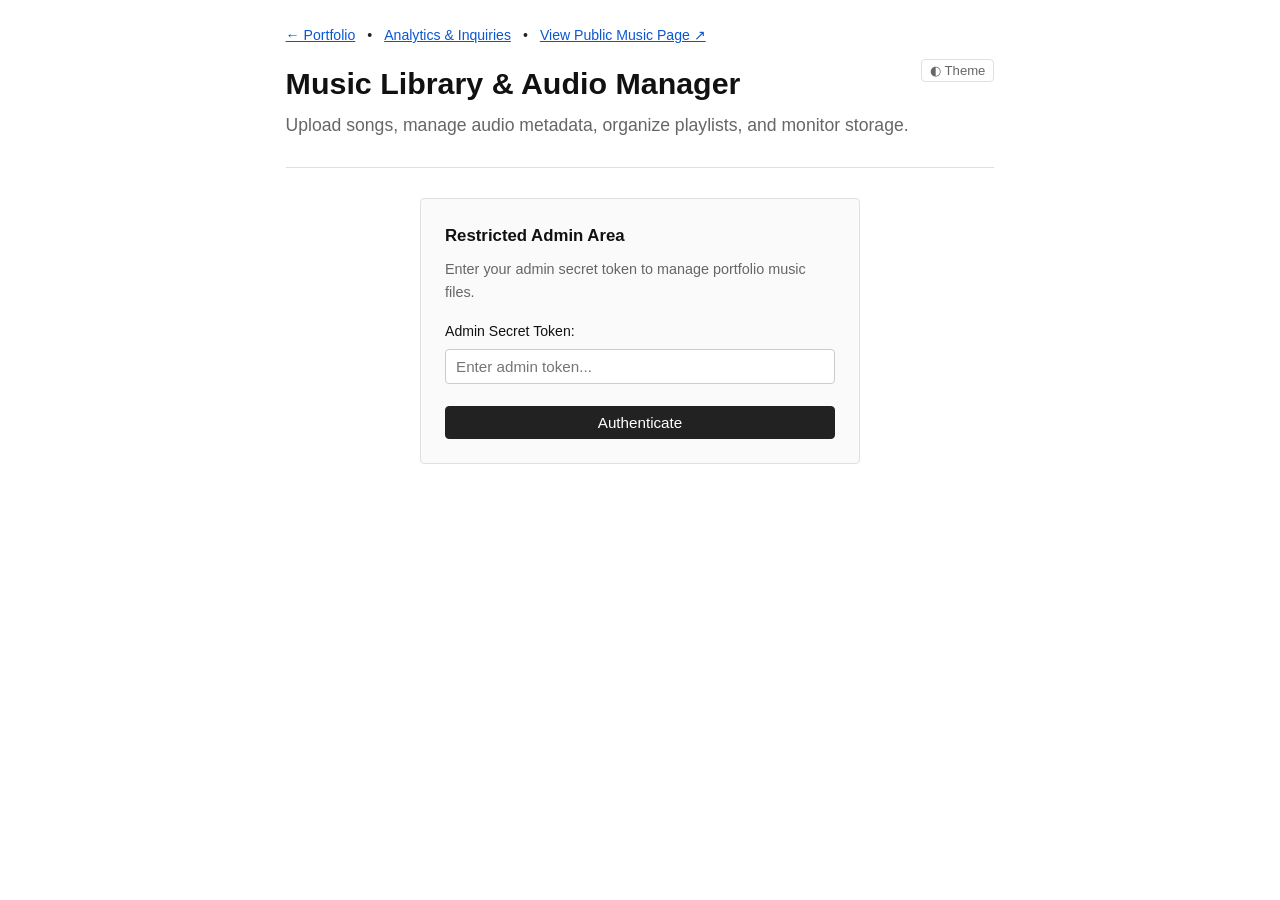
<file: admin/music/index.html>
<!DOCTYPE html>
<html lang="en">
<head>
  <meta charset="UTF-8">
  <meta name="viewport" content="width=device-width, initial-scale=1.0">
  <title>Music Library Manager - Admin Dashboard</title>
  <meta name="robots" content="noindex, nofollow, noarchive">
  <meta http-equiv="X-Content-Type-Options" content="nosniff">
  <meta name="referrer" content="strict-origin-when-cross-origin">
  <meta http-equiv="Permissions-Policy" content="camera=(), microphone=(), interest-cohort=(), geolocation=()">
  <meta http-equiv="Content-Security-Policy" content="default-src 'self'; script-src 'self' 'unsafe-inline' https://vercel.live; style-src 'self' 'unsafe-inline' https://vercel.live; img-src 'self' data: blob: https://cdn.developerruhban.online https://personal-portfolio.2e436f4a45eeae751fb8d8d99156d79f.r2.cloudflarestorage.com https://avatars.githubusercontent.com; connect-src 'self' https://api.developerruhban.online http://localhost:4000 http://127.0.0.1:4000 https://personal-portfolio.2e436f4a45eeae751fb8d8d99156d79f.r2.cloudflarestorage.com https://2e436f4a45eeae751fb8d8d99156d79f.r2.cloudflarestorage.com https://cdn.developerruhban.online https://vercel.live https://*.vercel.live; media-src 'self' data: blob: https://api.developerruhban.online https://cdn.developerruhban.online https://personal-portfolio.2e436f4a45eeae751fb8d8d99156d79f.r2.cloudflarestorage.com https://2e436f4a45eeae751fb8d8d99156d79f.r2.cloudflarestorage.com http://localhost:4000 http://127.0.0.1:4000; font-src 'self' data: https://vercel.live; frame-src https://vercel.live; object-src 'none'; base-uri 'self'; form-action 'self';">

  <script>
    if (window.top !== window.self) {
      window.top.location = window.self.location;
    }
    const savedTheme = localStorage.getItem("portfolio_theme");
    if (savedTheme === "dark") {
      document.documentElement.setAttribute("data-theme", "dark");
    }
  </script>

  <link rel="icon" type="image/x-icon" href="/favicon.ico">
  <link rel="icon" type="image/png" sizes="32x32" href="/favicon-32.png">
  <link rel="apple-touch-icon" sizes="180x180" href="/apple-touch-icon.png">
  <link rel="stylesheet" href="/style.css">
  <link rel="stylesheet" href="/admin/music/music-admin.css">
</head>
<body>
  <main class="admin-music-container">
    <header>
      <div class="admin-nav-links">
        <a href="/">&larr; Portfolio</a> &bull;
        <a href="/upload.html">Analytics &amp; Inquiries</a> &bull;
        <a href="/music/" target="_blank">View Public Music Page ↗</a>
      </div>

      <div class="admin-header">
        <div>
          <h1>Music Library &amp; Audio Manager</h1>
          <p class="subtitle" style="margin: 0;">Upload songs, manage audio metadata, organize playlists, and monitor storage.</p>
        </div>

        <div style="display: flex; gap: 8px; align-items: center;">
          <button type="button" id="admin-theme-btn" class="toolbar-btn" title="Toggle Theme">
            <span>◐</span> Theme
          </button>
          <button type="button" id="admin-signout-btn" class="btn-secondary" style="display: none; padding: 5px 12px; font-size: 0.85rem;">
            Sign Out
          </button>
        </div>
      </div>
    </header>

    <hr>

    <!-- 1. LOGIN VIEW (Shown when token is absent) -->
    <section id="login-view" style="display: block; margin: 30px 0;">
      <div class="admin-record" style="max-width: 440px; margin: 0 auto; padding: 24px;">
        <h3 style="margin-bottom: 8px;">Restricted Admin Area</h3>
        <p class="meta" style="margin-bottom: 16px;">Enter your admin secret token to manage portfolio music files.</p>
        <form id="login-form">
          <div class="form-group">
            <label for="admin-token-input">Admin Secret Token:</label>
            <input type="password" id="admin-token-input" class="form-input" placeholder="Enter admin token..." required autocomplete="current-password" />
          </div>
          <div id="login-status" class="status-box" style="display: none; margin-bottom: 12px;"></div>
          <button type="submit" id="login-btn" class="btn" style="width: 100%;">Authenticate</button>
        </form>
      </div>
    </section>

    <!-- 2. DASHBOARD VIEW (Shown when authenticated) -->
    <section id="dashboard-view" style="display: none;">
      <!-- Overview Metrics -->
      <div class="metrics-grid">
        <div class="metric-card">
          <div class="metric-num" id="stat-total-songs">...</div>
          <div class="metric-label">Total Songs</div>
        </div>
        <div class="metric-card">
          <div class="metric-num" id="stat-storage-used">...</div>
          <div class="metric-label">Storage Used</div>
        </div>
        <div class="metric-card">
          <div class="metric-num" id="stat-public-songs">...</div>
          <div class="metric-label">Public Songs</div>
        </div>
        <div class="metric-card">
          <div class="metric-num" id="stat-private-songs">...</div>
          <div class="metric-label">Private Songs</div>
        </div>
        <div class="metric-card">
          <div class="metric-num" id="stat-total-playlists">...</div>
          <div class="metric-label">Playlists</div>
        </div>
      </div>

      <!-- Admin Navigation Tabs -->
      <nav class="admin-tabs" aria-label="Music Manager Tabs">
        <button type="button" class="admin-tab-btn active" data-tab="upload">📤 Upload Music</button>
        <button type="button" class="admin-tab-btn" data-tab="songs">🎵 Song Library</button>
        <button type="button" class="admin-tab-btn" data-tab="playlists">📂 Playlists</button>
        <button type="button" class="admin-tab-btn" data-tab="storage">📊 Storage &amp; Diagnostics</button>
      </nav>

      <!-- TAB 1: UPLOAD MUSIC -->
      <div id="tab-upload" class="tab-panel">
        <div class="dropzone-container" id="music-dropzone">
          <div class="dropzone-icon">🎵</div>
          <h3>Drag &amp; drop audio files here</h3>
          <p class="meta" style="margin-bottom: 14px;">Supported formats: MP3, WAV, FLAC, AAC, M4A, OGG (Up to 200 MB per file)</p>
          <input type="file" id="music-file-input" multiple accept=".mp3,.wav,.flac,.aac,.m4a,.ogg" style="display: none;" />
          <button type="button" class="btn-secondary" id="browse-files-btn">Select Audio Files</button>
        </div>

        <!-- Staged / Uploading File Queue -->
        <div id="upload-queue-container" style="display: none;">
          <div style="display: flex; justify-content: space-between; align-items: baseline; margin-bottom: 12px;">
            <h3>Files Staged for Upload</h3>
            <button type="button" id="start-all-uploads-btn" class="btn" style="padding: 6px 14px;">Upload All</button>
          </div>
          <div id="upload-queue-list" class="upload-queue-list"></div>
        </div>

        <div id="upload-status-box" class="status-box" style="display: none;"></div>
      </div>

      <!-- TAB 2: SONG LIBRARY -->
      <div id="tab-songs" class="tab-panel" style="display: none;">
        <div class="filter-row">
          <input type="text" id="admin-song-search" class="form-input" placeholder="Search songs..." style="max-width: 260px;" />
          <select id="admin-visibility-filter" class="form-select" style="max-width: 150px;">
            <option value="all">All Visibility</option>
            <option value="public">Public Only</option>
            <option value="private">Private Only</option>
          </select>
          <select id="admin-genre-filter" class="form-select" style="max-width: 160px;">
            <option value="All">All Genres</option>
          </select>
          <button type="button" id="admin-refresh-songs-btn" class="btn-secondary" style="padding: 8px 12px;">↻ Refresh</button>
        </div>

        <!-- Inline Audio Preview Bar -->
        <div id="admin-inline-preview" class="inline-preview-box" style="display: none;">
          <span style="font-size: 0.85rem; font-weight: 600;">Previewing: <span id="preview-title" style="color: var(--accent);"></span></span>
          <audio id="admin-preview-audio" controls style="height: 32px; flex: 1;"></audio>
          <button type="button" id="close-preview-btn" class="btn-secondary" style="padding: 2px 8px; font-size: 0.8rem;">&times; Close</button>
        </div>

        <!-- Songs List -->
        <div class="song-table-container" id="admin-songs-list" style="margin-top: 14px;">
          <p class="meta" style="padding: 20px; text-align: center;">Loading songs...</p>
        </div>
      </div>

      <!-- TAB 3: PLAYLISTS -->
      <div id="tab-playlists" class="tab-panel" style="display: none;">
        <div style="display: flex; justify-content: space-between; align-items: baseline; margin-bottom: 16px;">
          <p class="meta" style="margin: 0;">Create and organize track collections.</p>
          <button type="button" id="create-playlist-btn" class="btn" style="padding: 6px 14px;">+ New Playlist</button>
        </div>

        <div id="admin-playlists-list" class="playlist-grid">
          <p class="meta">Loading playlists...</p>
        </div>
      </div>

      <!-- TAB 4: STORAGE & DIAGNOSTICS -->
      <div id="tab-storage" class="tab-panel" style="display: none;">
        <div class="admin-record" style="margin-bottom: 20px;">
          <h3>Cloudflare R2 Audio Storage</h3>
          <p class="meta">Audio files are streamed directly with HTTP Range request support (206 Partial Content) without consuming server RAM.</p>
          <div id="storage-details-box" style="margin-top: 16px;">
            <p class="meta">Loading storage stats...</p>
          </div>
        </div>
      </div>
    </section>

    <!-- EDIT METADATA MODAL -->
    <div id="edit-song-modal" class="modal-overlay" style="display: none;">
      <div class="modal-box">
        <div class="modal-header">
          <h3>Edit Song Metadata</h3>
          <button type="button" class="modal-close-btn" id="modal-close-edit">&times;</button>
        </div>
        <form id="edit-song-form">
          <input type="hidden" id="edit-song-id" />
          <div class="form-group">
            <label for="edit-song-title">Song Title:</label>
            <input type="text" id="edit-song-title" class="form-input" required />
          </div>
          <div class="form-grid-2">
            <div class="form-group">
              <label for="edit-song-artist">Artist:</label>
              <input type="text" id="edit-song-artist" class="form-input" required />
            </div>
            <div class="form-group">
              <label for="edit-song-album">Album:</label>
              <input type="text" id="edit-song-album" class="form-input" />
            </div>
          </div>
          <div class="form-grid-2">
            <div class="form-group">
              <label for="edit-song-genre">Genre:</label>
              <input type="text" id="edit-song-genre" class="form-input" />
            </div>
            <div class="form-group">
              <label for="edit-song-visibility">Visibility:</label>
              <select id="edit-song-visibility" class="form-select">
                <option value="public">Public (Visible to everyone)</option>
                <option value="private">Private (Admin only)</option>
              </select>
            </div>
          </div>
          <div class="form-group">
            <label for="edit-song-tags">Tags (comma separated):</label>
            <input type="text" id="edit-song-tags" class="form-input" />
          </div>
          <div class="form-group">
            <label for="edit-song-desc">Description / Notes:</label>
            <textarea id="edit-song-desc" class="form-textarea" rows="3"></textarea>
          </div>
          <div style="display: flex; justify-content: flex-end; gap: 8px;">
            <button type="button" class="btn-secondary" id="modal-cancel-edit">Cancel</button>
            <button type="submit" class="btn">Save Changes</button>
          </div>
        </form>
      </div>
    </div>

    <!-- REPLACE COVER ART MODAL -->
    <div id="cover-modal" class="modal-overlay" style="display: none;">
      <div class="modal-box">
        <div class="modal-header">
          <h3>Replace Cover Artwork</h3>
          <button type="button" class="modal-close-btn" id="modal-close-cover">&times;</button>
        </div>
        <form id="cover-form">
          <input type="hidden" id="cover-song-id" />
          <div class="form-group">
            <label for="cover-file-input">Select Image (JPG, PNG, WEBP):</label>
            <input type="file" id="cover-file-input" class="form-input" accept="image/*" required />
          </div>
          <div id="cover-upload-progress" class="upload-progress-outer" style="display: none; margin-bottom: 12px;">
            <div id="cover-progress-bar" class="upload-progress-inner"></div>
          </div>
          <div style="display: flex; justify-content: flex-end; gap: 8px;">
            <button type="button" class="btn-secondary" id="modal-cancel-cover">Cancel</button>
            <button type="submit" class="btn">Upload Artwork</button>
          </div>
        </form>
      </div>
    </div>

    <!-- CREATE / EDIT PLAYLIST MODAL -->
    <div id="playlist-modal" class="modal-overlay" style="display: none;">
      <div class="modal-box">
        <div class="modal-header">
          <h3 id="playlist-modal-title">Create Playlist</h3>
          <button type="button" class="modal-close-btn" id="modal-close-playlist">&times;</button>
        </div>
        <form id="playlist-form">
          <input type="hidden" id="playlist-modal-id" />
          <div class="form-group">
            <label for="playlist-name-input">Playlist Name:</label>
            <input type="text" id="playlist-name-input" class="form-input" required />
          </div>
          <div class="form-group">
            <label for="playlist-desc-input">Description:</label>
            <textarea id="playlist-desc-input" class="form-textarea" rows="2"></textarea>
          </div>
          <div class="form-group">
            <label for="playlist-visibility-input">Visibility:</label>
            <select id="playlist-visibility-input" class="form-select">
              <option value="public">Public</option>
              <option value="private">Private</option>
            </select>
          </div>

          <!-- Songs Selector -->
          <div class="form-group">
            <label>Select Songs to Include:</label>
            <div id="playlist-songs-selector" style="max-height: 200px; overflow-y: auto; border: 1px solid var(--border); border-radius: 6px; padding: 8px;">
              <!-- Checkboxes dynamically rendered -->
            </div>
          </div>

          <div style="display: flex; justify-content: flex-end; gap: 8px;">
            <button type="button" class="btn-secondary" id="modal-cancel-playlist">Cancel</button>
            <button type="submit" class="btn" id="playlist-submit-btn">Save Playlist</button>
          </div>
        </form>
      </div>
    </div>
  </main>

  <script type="module" src="/admin/music/music-admin.js"></script>
</body>
</html>
</file>
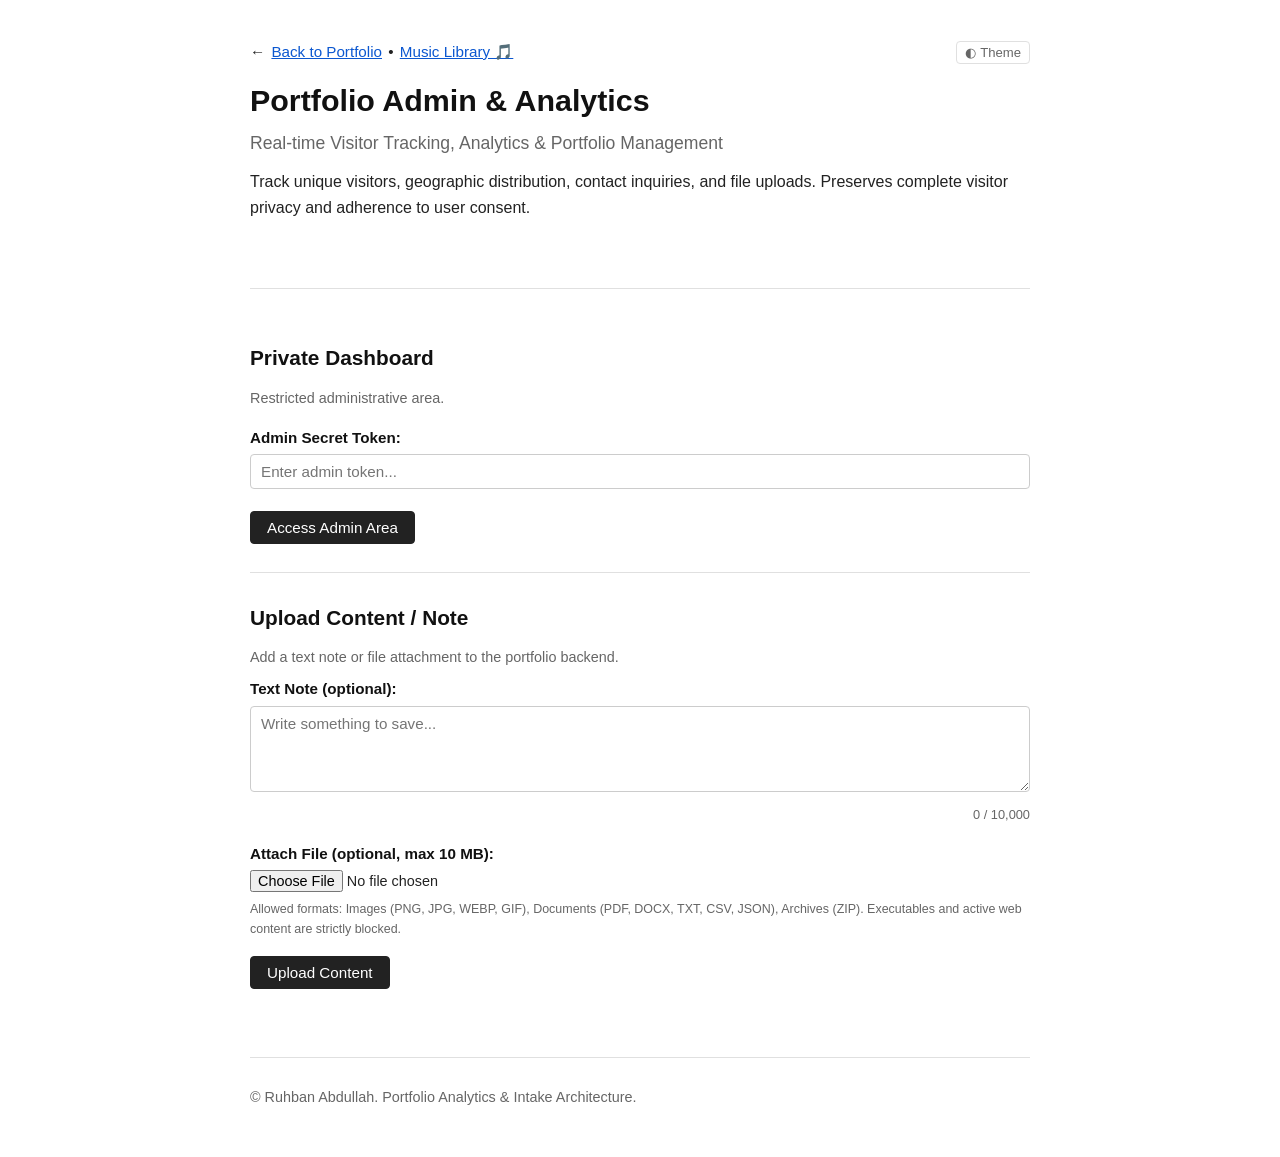
<file: upload.html>
<!DOCTYPE html>
<html lang="en">
<head>
  <meta charset="UTF-8">
  <meta name="viewport" content="width=device-width, initial-scale=1.0">
  <title>Admin & Analytics Dashboard - Ruhban Abdullah</title>
  <meta name="description" content="Portfolio Analytics, Visitor Tracking, Contact Inquiries, and Content Management.">
  <meta http-equiv="X-Content-Type-Options" content="nosniff">
  <meta name="referrer" content="strict-origin-when-cross-origin">
  <meta http-equiv="Permissions-Policy" content="camera=(), microphone=(), interest-cohort=(), geolocation=(self)">
  <meta http-equiv="Content-Security-Policy" content="default-src 'self'; script-src 'self' 'unsafe-inline' https://vercel.live; style-src 'self' 'unsafe-inline' https://vercel.live; img-src 'self' data: blob: https://cdn.developerruhban.online https://personal-portfolio.2e436f4a45eeae751fb8d8d99156d79f.r2.cloudflarestorage.com https://avatars.githubusercontent.com; connect-src 'self' https://api.developerruhban.online http://localhost:4000 http://127.0.0.1:4000 https://personal-portfolio.2e436f4a45eeae751fb8d8d99156d79f.r2.cloudflarestorage.com https://2e436f4a45eeae751fb8d8d99156d79f.r2.cloudflarestorage.com https://cdn.developerruhban.online https://vercel.live https://*.vercel.live; font-src 'self' data: https://vercel.live; frame-src https://vercel.live; media-src 'self' data: blob: https://api.developerruhban.online https://cdn.developerruhban.online https://personal-portfolio.2e436f4a45eeae751fb8d8d99156d79f.r2.cloudflarestorage.com https://2e436f4a45eeae751fb8d8d99156d79f.r2.cloudflarestorage.com http://localhost:4000 http://127.0.0.1:4000; object-src 'none'; base-uri 'self'; form-action 'self';">
  <script>
    // Anti-clickjacking / Frame-busting protection
    if (window.top !== window.self) {
      window.top.location = window.self.location;
    }
  </script>
  <meta name="robots" content="noindex, nofollow, noarchive">
  <link rel="icon" type="image/x-icon" href="favicon.ico">
  <link rel="icon" type="image/png" sizes="32x32" href="favicon-32.png">
  <link rel="apple-touch-icon" sizes="180x180" href="apple-touch-icon.png">
  <link rel="stylesheet" href="style.css">
</head>
<body>
  <main class="container" style="max-width: 820px;">
    <header>
      <div style="display: flex; justify-content: space-between; align-items: baseline; margin-bottom: 12px;">
        <p class="links" style="margin: 0;">
          &larr; <a href="/">Back to Portfolio</a> &bull;
          <a href="/music/">Music Library 🎵</a>
        </p>
        <button type="button" id="admin-theme-btn" class="toolbar-btn" title="Toggle Theme">
          <span id="admin-theme-icon">◐</span> Theme
        </button>
      </div>
      <h1>Portfolio Admin &amp; Analytics</h1>
      <p class="subtitle">Real-time Visitor Tracking, Analytics &amp; Portfolio Management</p>
      <p class="intro">
        Track unique visitors, geographic distribution, contact inquiries, and file uploads.
        Preserves complete visitor privacy and adherence to user consent.
      </p>
    </header>

    <hr>

    <!-- Admin Section -->
    <section id="admin-section">
      <div class="admin-header">
        <div>
          <h2>Private Dashboard</h2>
          <p class="meta" style="margin-bottom: 0;">Restricted administrative area.</p>
        </div>
        <div id="admin-auth-controls" style="display: none; display: flex; gap: 8px;">
          <button type="button" id="admin-refresh-btn" class="btn-secondary" style="padding: 5px 12px; font-size: 0.85rem;">↻ Refresh</button>
          <button type="button" id="admin-signout-btn" class="btn-secondary" style="padding: 5px 12px; font-size: 0.85rem;">Sign Out</button>
        </div>
      </div>

      <!-- Login Form (Shown when token is not present) -->
      <div id="admin-login-view">
        <form id="admin-login-form">
          <div class="form-group">
            <label for="admin-token-input">Admin Secret Token:</label>
            <input type="password" id="admin-token-input" placeholder="Enter admin token..." required autocomplete="current-password">
          </div>
          <div id="admin-login-status" class="status-box" style="display: none;"></div>
          <button type="submit" id="admin-login-btn">Access Admin Area</button>
        </form>

        <hr style="margin: 28px 0;">

        <!-- Public Upload Intake (Visible even when not signed in) -->
        <section id="upload-section">
          <h2>Upload Content / Note</h2>
          <p class="meta">Add a text note or file attachment to the portfolio backend.</p>
          <form id="upload-form">
            <div class="form-group">
              <label for="upload-text">Text Note (optional):</label>
              <textarea id="upload-text" rows="4" maxlength="10000" placeholder="Write something to save..."></textarea>
              <div id="char-count" class="char-counter">0 / 10,000</div>
            </div>

            <div class="form-group">
              <label for="upload-file">Attach File (optional, max 10 MB):</label>
              <input type="file" id="upload-file" accept=".png,.jpg,.jpeg,.gif,.webp,.pdf,.txt,.csv,.json,.doc,.docx,.zip">
              <p class="meta" style="margin-top: 2px; font-size: 0.78rem;">Allowed formats: Images (PNG, JPG, WEBP, GIF), Documents (PDF, DOCX, TXT, CSV, JSON), Archives (ZIP). Executables and active web content are strictly blocked.</p>
              <p id="file-info" class="meta" style="margin-top: 4px; display: none;"></p>
            </div>

            <div id="upload-status" class="status-box" style="display: none;"></div>
            <button type="submit" id="upload-submit-btn">Upload Content</button>
          </form>
        </section>
      </div>

      <!-- Dashboard View (Shown when token is present) -->
      <div id="admin-dashboard-view" style="display: none;">
        <div id="admin-dashboard-status" class="status-box" style="display: none;"></div>

        <!-- Navigation Tabs -->
        <nav class="admin-tabs" aria-label="Admin Navigation Tabs">
          <button type="button" class="admin-tab-btn active" data-tab="analytics">📊 Overview &amp; Analytics</button>
          <button type="button" class="admin-tab-btn" data-tab="visitors">👥 Visitors Directory</button>
          <button type="button" class="admin-tab-btn" data-tab="contacts">✉️ Contact Messages</button>
          <button type="button" class="admin-tab-btn" data-tab="uploads">📁 Uploads &amp; Files</button>
          <a href="/admin/music/" class="admin-tab-btn" style="text-decoration: none; display: inline-flex; align-items: center;">🎵 Music Manager</a>
        </nav>

        <!-- 1. TAB: ANALYTICS OVERVIEW -->
        <div id="tab-analytics" class="tab-panel">
          <div class="analytics-grid">
            <div class="stat-card">
              <div class="stat-num" id="stat-unique-visitors">...</div>
              <div class="stat-label">Unique Visitors</div>
              <div class="stat-sub">Lifetime count</div>
            </div>
            <div class="stat-card">
              <div class="stat-num" id="stat-total-visits">...</div>
              <div class="stat-label">Total Visits</div>
              <div class="stat-sub" id="stat-visits-today">0 today</div>
            </div>
            <div class="stat-card">
              <div class="stat-num" id="stat-repeat-rate">...</div>
              <div class="stat-label">Repeat Rate</div>
              <div class="stat-sub" id="stat-repeat-count">0 repeat visitors</div>
            </div>
            <div class="stat-card">
              <div class="stat-num" id="stat-active-today">...</div>
              <div class="stat-label">Active Today</div>
              <div class="stat-sub">Unique today</div>
            </div>
          </div>

          <div class="analytics-two-col">
            <!-- Top Countries -->
            <div class="analytics-card">
              <h4>
                <span>🌍 Geographic Distribution</span>
                <span class="meta" style="font-size: 0.75rem;">IP Estimated</span>
              </h4>
              <ul class="breakdown-list" id="geo-distribution-list">
                <li class="meta">Loading locations...</li>
              </ul>
            </div>

            <!-- Devices & Platforms -->
            <div class="analytics-card">
              <h4>
                <span>💻 Devices &amp; Browsers</span>
                <span class="meta" style="font-size: 0.75rem;">Platform breakdown</span>
              </h4>
              <ul class="breakdown-list" id="device-distribution-list">
                <li class="meta">Loading device data...</li>
              </ul>
            </div>
          </div>

          <!-- Top Sections Viewed -->
          <div class="analytics-card" style="margin-bottom: 24px;">
            <h4>📌 Most Viewed Sections &amp; Pages</h4>
            <ul class="breakdown-list" id="sections-distribution-list">
              <li class="meta">Loading sections...</li>
            </ul>
          </div>

          <!-- Recent Visits Stream -->
          <div style="margin-bottom: 24px;">
            <h3 style="margin-bottom: 10px;">🕒 Recent Visit Stream</h3>
            <div id="admin-recent-visits-list">
              <p class="meta">Loading recent visits...</p>
            </div>
          </div>
        </div>

        <!-- 2. TAB: VISITORS DIRECTORY -->
        <div id="tab-visitors" class="tab-panel" style="display: none;">
          <div style="display: flex; justify-content: space-between; align-items: baseline; margin-bottom: 12px; flex-wrap: wrap; gap: 8px;">
            <div>
              <h3 style="margin-bottom: 2px;">Tracked Visitors</h3>
              <p class="meta" style="margin: 0;">Pseudonymous visitor records. Precise GPS coordinates are restricted strictly to this authenticated view.</p>
            </div>
            <span class="meta" id="visitor-list-count"></span>
          </div>

          <div id="admin-visitors-list">
            <p class="meta">Loading visitors...</p>
          </div>

          <!-- Data Retention & GDPR Purge Tool -->
          <div class="retention-box">
            <h4 style="margin-bottom: 4px;">🧹 Data Retention &amp; Log Purge</h4>
            <p class="meta" style="margin-bottom: 10px;">
              Purge historical visit logs older than a retention threshold. Deleting visit logs preserves visitor totals while freeing database storage and adhering to privacy regulations.
            </p>
            <div class="retention-row">
              <label for="retention-days" style="margin-bottom: 0; font-weight: normal; font-size: 0.88rem;">Purge visits older than:</label>
              <select id="retention-days" class="status-select">
                <option value="30">30 Days</option>
                <option value="60">60 Days</option>
                <option value="90" selected>90 Days</option>
                <option value="180">180 Days</option>
              </select>
              <button type="button" id="purge-visits-btn" class="btn-danger" style="padding: 4px 12px; font-size: 0.82rem;">Run Purge</button>
            </div>
          </div>
        </div>

        <!-- 3. TAB: CONTACT MESSAGES -->
        <div id="tab-contacts" class="tab-panel" style="display: none;">
          <div style="display: flex; justify-content: space-between; align-items: baseline; margin-bottom: 12px;">
            <h3 style="margin-bottom: 0;">Inquiries &amp; Messages</h3>
            <span class="meta" id="contacts-count"></span>
          </div>
          <div id="admin-contacts-list">
            <p class="meta">Loading contact messages...</p>
          </div>
        </div>

        <!-- 4. TAB: UPLOADS & FILES -->
        <div id="tab-uploads" class="tab-panel" style="display: none;">
          <div style="display: flex; justify-content: space-between; align-items: baseline; margin-bottom: 12px;">
            <h3 style="margin-bottom: 0;">File &amp; Text Uploads</h3>
            <span class="meta" id="uploads-count"></span>
          </div>
          <div id="admin-uploads-list">
            <p class="meta">Loading uploads...</p>
          </div>
        </div>
      </div>
    </section>

    <footer>
      <hr>
      <p class="meta">&copy; Ruhban Abdullah. Portfolio Analytics &amp; Intake Architecture.</p>
    </footer>
  </main>

  <script src="upload.js"></script>
</body>
</html>
</file>
<file: style.css>
/* Simple, clean, minimal stylesheet with custom properties for theming */
:root {
  --bg: #ffffff;
  --text: #222222;
  --text-heading: #111111;
  --text-muted: #666666;
  --text-subtle: #888888;
  --border: #e0e0e0;
  --border-focus: #0b57d0;
  --accent: #0b57d0;
  --accent-hover: #002d72;
  --bg-card: #fafafa;
  --bg-code: #f5f5f5;
  --input-bg: #ffffff;
  --input-border: #cccccc;
  --btn-bg: #222222;
  --btn-text: #ffffff;
  --btn-hover: #444444;
  --tag-bg: #f0f0f0;
  --tag-text: #444444;
  --tag-active-bg: #222222;
  --tag-active-text: #ffffff;
  --overlay-bg: rgba(0, 0, 0, 0.4);
  --terminal-bg: #0d1117;
  --terminal-text: #c9d1d9;
  --terminal-prompt: #58a6ff;
  --terminal-border: #30363d;
  --terminal-header: #161b22;
  --status-success-bg: #f0fdf4;
  --status-success-text: #166534;
  --status-success-border: #bbf7d0;
  --status-error-bg: #fef2f2;
  --status-error-text: #991b1b;
  --status-error-border: #fecaca;
}

[data-theme="dark"] {
  --bg: #121417;
  --text: #d8dee9;
  --text-heading: #eceff4;
  --text-muted: #94a3b8;
  --text-subtle: #64748b;
  --border: #283039;
  --border-focus: #60a5fa;
  --accent: #60a5fa;
  --accent-hover: #93c5fd;
  --bg-card: #191e24;
  --bg-code: #1e242c;
  --input-bg: #191e24;
  --input-border: #333d48;
  --btn-bg: #e2e8f0;
  --btn-text: #0f172a;
  --btn-hover: #ffffff;
  --tag-bg: #222933;
  --tag-text: #cbd5e1;
  --tag-active-bg: #60a5fa;
  --tag-active-text: #0f172a;
  --overlay-bg: rgba(0, 0, 0, 0.7);
  --terminal-bg: #0b0e14;
  --terminal-text: #e2e8f0;
  --terminal-prompt: #38bdf8;
  --terminal-border: #242c38;
  --terminal-header: #141922;
  --status-success-bg: #064e3b;
  --status-success-text: #a7f3d0;
  --status-success-border: #047857;
  --status-error-bg: #7f1d1d;
  --status-error-text: #fecaca;
  --status-error-border: #b91c1c;
}

* {
  box-sizing: border-box;
  margin: 0;
  padding: 0;
}

body {
  background-color: var(--bg);
  color: var(--text);
  font-family: -apple-system, BlinkMacSystemFont, "Segoe UI", Roboto, Oxygen, Ubuntu, Cantarell, "Helvetica Neue", Arial, sans-serif;
  font-size: 16px;
  line-height: 1.6;
  transition: background-color 0.2s ease, color 0.2s ease;
  min-height: 100vh;
  display: flex;
  flex-direction: column;
}

/* Accessibility Skip Link */
.skip-link {
  position: absolute;
  top: -100px;
  left: 16px;
  background: var(--accent);
  color: #ffffff;
  padding: 8px 16px;
  border-radius: 4px;
  font-weight: 600;
  font-size: 0.9rem;
  z-index: 99999;
  text-decoration: none;
  transition: top 0.15s ease-out;
  box-shadow: 0 4px 12px rgba(0, 0, 0, 0.25);
}

.skip-link:focus {
  top: 16px;
  outline: 3px solid var(--border-focus);
}

.container {
  max-width: 680px;
  width: 100%;
  margin: 0 auto;
  padding: 40px 20px;
  min-height: 100vh;
  display: flex;
  flex-direction: column;
  flex: 1;
}

header {
  margin-bottom: 24px;
}

.header-top {
  display: flex;
  justify-content: space-between;
  align-items: baseline;
  flex-wrap: wrap;
  gap: 8px;
}

h1 {
  font-size: 1.9rem;
  font-weight: 700;
  color: var(--text-heading);
  margin-bottom: 4px;
}

.subtitle {
  font-size: 1.1rem;
  color: var(--text-muted);
  margin-bottom: 12px;
}

.intro {
  margin-bottom: 16px;
  color: var(--text);
}

h2 {
  font-size: 1.3rem;
  font-weight: 700;
  color: var(--text-heading);
  margin-top: 24px;
  margin-bottom: 12px;
}

h3 {
  font-size: 1.05rem;
  font-weight: 600;
  color: var(--text-heading);
  margin-bottom: 4px;
}

p {
  margin-bottom: 12px;
}

ul {
  padding-left: 20px;
  margin-bottom: 14px;
}

li {
  margin-bottom: 6px;
}

.skills-list li,
.contact-list li {
  margin-bottom: 8px;
}

.item {
  margin-bottom: 20px;
  transition: opacity 0.2s ease;
}

.meta {
  font-size: 0.9rem;
  color: var(--text-muted);
  margin-bottom: 8px;
}

a {
  color: var(--accent);
  text-decoration: underline;
}

a:hover {
  color: var(--accent-hover);
}

.links {
  font-size: 0.95rem;
  margin-top: 8px;
}

.links a {
  margin: 0 2px;
}

/* Nav Toolbar & Action Badges */
.nav-toolbar {
  display: flex;
  align-items: center;
  flex-wrap: wrap;
  gap: 6px;
  margin-top: 10px;
  font-size: 0.85rem;
}

.toolbar-btn {
  background: none;
  border: 1px solid var(--border);
  color: var(--text-muted);
  padding: 3px 8px;
  border-radius: 4px;
  font-size: 0.82rem;
  cursor: pointer;
  display: inline-flex;
  align-items: center;
  gap: 4px;
  text-decoration: none;
  font-family: inherit;
  transition: all 0.15s ease;
}

.toolbar-btn:hover {
  border-color: var(--border-focus);
  color: var(--accent);
  background: var(--bg-card);
}

.kbd-hint {
  font-family: ui-monospace, SFMono-Regular, "SF Mono", Menlo, Consolas, monospace;
  font-size: 0.72rem;
  background: var(--bg-code);
  color: var(--text-subtle);
  border: 1px solid var(--border);
  border-radius: 3px;
  padding: 1px 4px;
  line-height: 1.1;
}

hr {
  border: 0;
  border-top: 1px solid var(--border);
  margin: 28px 0;
}

footer {
  margin-top: auto;
  padding-top: 40px;
  font-size: 0.85rem;
}

/* Form controls & minimal UI elements */
label {
  display: block;
  font-weight: 600;
  font-size: 0.95rem;
  margin-bottom: 4px;
  color: var(--text-heading);
}

input[type="text"],
input[type="email"],
input[type="password"],
textarea {
  width: 100%;
  padding: 8px 10px;
  font-family: inherit;
  font-size: 0.95rem;
  border: 1px solid var(--input-border);
  border-radius: 4px;
  background-color: var(--input-bg);
  color: var(--text);
  margin-bottom: 6px;
  transition: border-color 0.15s ease;
}

input[type="text"]:focus,
input[type="email"]:focus,
input[type="password"]:focus,
textarea:focus {
  outline: none;
  border-color: var(--border-focus);
}

input[type="file"] {
  display: block;
  font-size: 0.9rem;
  margin-top: 4px;
  margin-bottom: 8px;
  color: var(--text);
}

.form-group {
  margin-bottom: 16px;
}

.char-counter {
  font-size: 0.8rem;
  color: var(--text-muted);
  text-align: right;
  margin-bottom: 12px;
}

button {
  font-family: inherit;
  font-size: 0.95rem;
  padding: 7px 16px;
  background-color: var(--btn-bg);
  color: var(--btn-text);
  border: 1px solid var(--btn-bg);
  border-radius: 4px;
  cursor: pointer;
  transition: background-color 0.15s ease, opacity 0.15s ease;
}

button:hover {
  background-color: var(--btn-hover);
}

button:disabled {
  opacity: 0.6;
  cursor: not-allowed;
}

button.btn-secondary {
  background-color: var(--bg);
  color: var(--text);
  border: 1px solid var(--border);
}

button.btn-secondary:hover {
  background-color: var(--bg-card);
  border-color: var(--border-focus);
}

button.btn-action {
  font-size: 0.78rem;
  padding: 2px 7px;
  background: none;
  color: var(--accent);
  border: 1px solid var(--border);
  border-radius: 3px;
  margin-left: 6px;
  cursor: pointer;
  vertical-align: middle;
}

button.btn-action:hover {
  border-color: var(--accent);
  background-color: var(--bg-card);
}

button.btn-danger {
  background-color: var(--bg);
  color: #dc2626;
  border: 1px solid #f87171;
  padding: 4px 10px;
  font-size: 0.85rem;
}

button.btn-danger:hover {
  background-color: #fee2e2;
}

.status-box {
  padding: 10px 14px;
  border-radius: 4px;
  margin-bottom: 16px;
  font-size: 0.9rem;
}

.status-box.success {
  background-color: var(--status-success-bg);
  color: var(--status-success-text);
  border: 1px solid var(--status-success-border);
}

.status-box.error {
  background-color: var(--status-error-bg);
  color: var(--status-error-text);
  border: 1px solid var(--status-error-border);
}

.admin-header {
  display: flex;
  justify-content: space-between;
  align-items: center;
  flex-wrap: wrap;
  gap: 8px;
  margin-bottom: 16px;
}

.admin-record {
  border: 1px solid var(--border);
  border-radius: 4px;
  padding: 14px;
  margin-bottom: 14px;
  background-color: var(--bg-card);
}

.record-top {
  display: flex;
  justify-content: space-between;
  align-items: center;
  font-size: 0.85rem;
  color: var(--text-muted);
  margin-bottom: 8px;
}

.record-text {
  background-color: var(--bg);
  border: 1px solid var(--border);
  padding: 10px;
  border-radius: 4px;
  font-size: 0.9rem;
  white-space: pre-wrap;
  word-break: break-word;
  margin-bottom: 8px;
}

.record-file {
  font-size: 0.9rem;
  background-color: var(--bg);
  border: 1px solid var(--border);
  padding: 8px 10px;
  border-radius: 4px;
  display: flex;
  justify-content: space-between;
  align-items: center;
  flex-wrap: wrap;
  gap: 8px;
}

/* ==========================================================================
   Creative Feature 1: Project Explorer & Filter Controls
   ========================================================================== */
.project-controls {
  margin-bottom: 18px;
}

.project-search-wrapper {
  position: relative;
  margin-bottom: 10px;
}

.project-search-input {
  width: 100%;
  padding: 8px 30px 8px 10px;
  font-size: 0.9rem;
}

.project-search-clear {
  position: absolute;
  right: 8px;
  top: 50%;
  transform: translateY(-50%);
  background: none;
  border: none;
  color: var(--text-subtle);
  font-size: 1rem;
  cursor: pointer;
  padding: 0 4px;
  display: none;
}

.project-search-clear:hover {
  color: var(--text-heading);
  background: none;
}

.filter-tags {
  display: flex;
  flex-wrap: wrap;
  gap: 6px;
  margin-bottom: 10px;
}

.filter-tag {
  background-color: var(--tag-bg);
  color: var(--tag-text);
  border: 1px solid transparent;
  border-radius: 3px;
  padding: 3px 8px;
  font-size: 0.78rem;
  cursor: pointer;
  font-family: inherit;
  transition: all 0.15s ease;
}

.filter-tag:hover {
  background-color: var(--border);
}

.filter-tag.active {
  background-color: var(--tag-active-bg);
  color: var(--tag-active-text);
  font-weight: 500;
}

.project-stats-bar {
  display: flex;
  justify-content: space-between;
  align-items: center;
  font-size: 0.82rem;
  color: var(--text-muted);
  margin-bottom: 14px;
}

.item-highlight {
  background-color: rgba(255, 220, 40, 0.25);
  padding: 1px 2px;
  border-radius: 2px;
}

[data-theme="dark"] .item-highlight {
  background-color: rgba(250, 204, 21, 0.25);
}

/* ==========================================================================
   Creative Feature 2: Dynamic GitHub Repo Explorer
   ========================================================================== */
.github-explorer {
  border: 1px solid var(--border);
  border-radius: 4px;
  padding: 14px;
  background-color: var(--bg-card);
  margin-top: 14px;
}

.github-explorer-header {
  display: flex;
  justify-content: space-between;
  align-items: center;
  margin-bottom: 10px;
  font-size: 0.88rem;
}

.github-explorer-title {
  font-weight: 600;
  color: var(--text-heading);
}

.repo-grid {
  display: grid;
  grid-template-columns: 1fr;
  gap: 10px;
}

.repo-card {
  border: 1px solid var(--border);
  border-radius: 4px;
  padding: 10px 12px;
  background-color: var(--bg);
  font-size: 0.88rem;
  transition: border-color 0.15s ease;
}

.repo-card:hover {
  border-color: var(--border-focus);
}

.repo-name-row {
  display: flex;
  justify-content: space-between;
  align-items: baseline;
  gap: 8px;
  margin-bottom: 4px;
}

.repo-name {
  font-weight: 600;
  color: var(--accent);
  text-decoration: none;
}

.repo-name:hover {
  text-decoration: underline;
}

.repo-desc {
  font-size: 0.82rem;
  color: var(--text-muted);
  margin-bottom: 6px;
  line-height: 1.4;
}

.repo-meta {
  display: flex;
  align-items: center;
  gap: 12px;
  font-size: 0.75rem;
  color: var(--text-subtle);
}

.lang-badge {
  display: inline-flex;
  align-items: center;
  gap: 4px;
}

.lang-dot {
  width: 7px;
  height: 7px;
  border-radius: 50%;
  background-color: #f1e05a;
  display: inline-block;
}

[hidden],
.palette-backdrop[hidden],
.terminal-drawer[hidden],
.game-backdrop[hidden] {
  display: none !important;
}

.palette-backdrop {
  position: fixed;
  inset: 0;
  background-color: var(--overlay-bg);
  backdrop-filter: blur(2px);
  display: flex;
  justify-content: center;
  align-items: flex-start;
  padding-top: 12vh;
  z-index: 1000;
  animation: fadeIn 0.12s ease-out;
}

.palette-dialog {
  background-color: var(--bg);
  border: 1px solid var(--border);
  border-radius: 6px;
  box-shadow: 0 10px 25px rgba(0, 0, 0, 0.2);
  width: 100%;
  max-width: 520px;
  overflow: hidden;
  display: flex;
  flex-direction: column;
}

.palette-input-wrapper {
  display: flex;
  align-items: center;
  border-bottom: 1px solid var(--border);
  padding: 10px 14px;
  gap: 8px;
}

.palette-icon {
  color: var(--text-subtle);
  font-family: ui-monospace, monospace;
  font-size: 0.9rem;
}

.palette-input {
  flex: 1;
  border: none !important;
  background: transparent !important;
  padding: 0 !important;
  margin: 0 !important;
  font-size: 0.95rem;
  color: var(--text);
}

.palette-input:focus {
  outline: none;
}

.palette-results {
  max-height: 280px;
  overflow-y: auto;
  list-style: none;
  padding: 6px 0;
  margin: 0;
}

.palette-item {
  display: flex;
  justify-content: space-between;
  align-items: center;
  padding: 8px 14px;
  cursor: pointer;
  font-size: 0.88rem;
  color: var(--text);
  border-left: 2px solid transparent;
}

.palette-item.active,
.palette-item:hover {
  background-color: var(--bg-card);
  border-left-color: var(--accent);
  color: var(--accent);
}

.palette-item-desc {
  font-size: 0.78rem;
  color: var(--text-subtle);
}

.palette-footer {
  border-top: 1px solid var(--border);
  padding: 6px 14px;
  font-size: 0.75rem;
  color: var(--text-subtle);
  display: flex;
  justify-content: space-between;
  background-color: var(--bg-card);
}

/* ==========================================================================
   Creative Feature 4: Interactive Developer Terminal
   ========================================================================== */
.terminal-drawer {
  position: fixed;
  bottom: 0;
  left: 0;
  right: 0;
  height: 340px;
  background-color: var(--terminal-bg);
  color: var(--terminal-text);
  border-top: 1px solid var(--terminal-border);
  box-shadow: 0 -8px 24px rgba(0, 0, 0, 0.3);
  display: flex;
  flex-direction: column;
  z-index: 1000;
  font-family: ui-monospace, SFMono-Regular, "SF Mono", Menlo, Consolas, monospace;
  font-size: 0.85rem;
  animation: slideUp 0.15s ease-out;
}

.terminal-topbar {
  display: flex;
  justify-content: space-between;
  align-items: center;
  padding: 6px 12px;
  background-color: var(--terminal-header);
  border-bottom: 1px solid var(--terminal-border);
  font-size: 0.78rem;
  color: #8b949e;
}

.terminal-title {
  display: flex;
  align-items: center;
  gap: 8px;
}

.terminal-actions {
  display: flex;
  align-items: center;
  gap: 8px;
}

.terminal-btn-icon {
  background: none;
  border: none;
  color: #8b949e;
  cursor: pointer;
  padding: 2px 4px;
  font-size: 0.8rem;
  font-family: inherit;
}

.terminal-btn-icon:hover {
  color: #f0f6fc;
  background: none;
}

.terminal-body {
  flex: 1;
  overflow-y: auto;
  padding: 10px 14px;
  display: flex;
  flex-direction: column;
}

.terminal-output {
  white-space: pre-wrap;
  word-break: break-word;
  line-height: 1.45;
  margin-bottom: 6px;
}

.terminal-output .cmd-echo {
  color: #58a6ff;
}

.terminal-output .cmd-success {
  color: #3fb950;
}

.terminal-output .cmd-error {
  color: #f85149;
}

.terminal-output .cmd-meta {
  color: #8b949e;
}

.terminal-input-row {
  display: flex;
  align-items: center;
  gap: 6px;
  margin-top: 4px;
}

.terminal-prompt {
  color: var(--terminal-prompt);
  user-select: none;
}

.terminal-input {
  flex: 1;
  background: transparent;
  border: none;
  color: #f0f6fc;
  font-family: inherit;
  font-size: 0.85rem;
  padding: 0;
  margin: 0;
}

.terminal-input:focus {
  outline: none;
}

/* ==========================================================================
   Creative Feature 5: Shortcuts Modal & Toasts
   ========================================================================== */
.shortcuts-grid {
  display: grid;
  grid-template-columns: 1fr 1fr;
  gap: 10px 20px;
  margin: 16px 0;
  font-size: 0.86rem;
}

.shortcut-row {
  display: flex;
  justify-content: space-between;
  align-items: center;
  border-bottom: 1px dashed var(--border);
  padding-bottom: 4px;
}

.toast-container {
  position: fixed;
  bottom: 20px;
  right: 20px;
  z-index: 2000;
  display: flex;
  flex-direction: column;
  gap: 8px;
  pointer-events: none;
}

.toast {
  pointer-events: auto;
  background-color: var(--text-heading);
  color: var(--bg);
  padding: 8px 14px;
  border-radius: 4px;
  font-size: 0.85rem;
  box-shadow: 0 4px 12px rgba(0, 0, 0, 0.2);
  display: flex;
  align-items: center;
  gap: 8px;
  animation: slideInRight 0.18s ease-out;
}

/* Animations */
@keyframes fadeIn {
  from {
    opacity: 0;
  }

  to {
    opacity: 1;
  }
}

@keyframes slideUp {
  from {
    transform: translateY(100%);
  }

  to {
    transform: translateY(0);
  }
}

@keyframes slideInRight {
  from {
    transform: translateX(20px);
    opacity: 0;
  }

  to {
    transform: translateX(0);
    opacity: 1;
  }
}

@media (max-width: 480px) {
  .container {
    padding: 20px 14px;
  }

  h1 {
    font-size: 1.5rem;
  }

  h2 {
    font-size: 1.15rem;
  }

  .shortcuts-grid {
    grid-template-columns: 1fr;
  }

  .terminal-drawer {
    height: 380px;
  }

  .nav-toolbar {
    margin-top: 10px;
    gap: 4px;
  }

  .toolbar-btn {
    padding: 5px 8px;
    font-size: 0.8rem;
    min-height: 36px;
    touch-action: manipulation;
  }

  .editor-inspector {
    right: 8px;
    left: 8px;
    width: auto;
    bottom: 8px;
    top: auto;
    max-height: 55vh;
    box-shadow: 0 -8px 24px rgba(0, 0, 0, 0.25);
  }

  .ats-hud-container {
    top: 8px;
    left: 8px;
    right: 8px;
    max-width: calc(100vw - 16px);
    padding: 8px 10px;
  }

  .ats-hud-stats {
    flex-wrap: wrap;
    gap: 6px;
  }

  .ats-hud-bar-group {
    font-size: 0.72rem;
  }
}

/* ==========================================================================
   Interactive Portfolio Playground / Customization Editor Styles
   ========================================================================== */
body.customization-active {
  padding-top: 50px;
  user-select: none;
}

body.customization-active .container {
  transition: max-width 0.25s ease;
}

/* Editable Elements Hover & Selection Outlines */
body.customization-active [data-custom-id] {
  position: relative;
  transition: outline 0.15s ease, box-shadow 0.15s ease;
}

body.customization-active [data-custom-id]:hover {
  outline: 1px dashed var(--border-focus);
  cursor: pointer;
}

body.customization-active [data-custom-id].editor-selected {
  outline: 2px solid var(--accent) !important;
  box-shadow: 0 0 0 4px rgba(11, 87, 208, 0.12);
}

[data-theme="dark"] body.customization-active [data-custom-id].editor-selected {
  box-shadow: 0 0 0 4px rgba(96, 165, 250, 0.15);
}

/* Drag Handles */
.editor-drag-handle {
  display: none;
  position: absolute;
  top: 4px;
  right: 4px;
  z-index: 50;
  width: 24px;
  height: 24px;
  background-color: var(--btn-bg);
  color: var(--btn-text);
  border-radius: 4px;
  font-size: 0.85rem;
  align-items: center;
  justify-content: center;
  cursor: grab;
  box-shadow: 0 2px 6px rgba(0, 0, 0, 0.2);
  user-select: none;
  touch-action: none;
}

body.customization-active [data-custom-id]:hover>.editor-drag-handle,
body.customization-active [data-custom-id].editor-selected>.editor-drag-handle {
  display: flex;
}

.editor-drag-handle:active {
  cursor: grabbing;
}

/* Dragging state */
.is-dragging {
  opacity: 0.45;
  outline: 2px dashed var(--accent) !important;
}

.is-free-dragging {
  opacity: 0.85;
  box-shadow: 0 8px 24px rgba(0, 0, 0, 0.25);
  z-index: 100;
}

/* Drop Placeholder */
.editor-drop-placeholder {
  border: 2px dashed var(--accent);
  background-color: rgba(11, 87, 208, 0.05);
  border-radius: 4px;
  margin: 12px 0;
  transition: all 0.15s ease;
}

[data-theme="dark"] .editor-drop-placeholder {
  background-color: rgba(96, 165, 250, 0.08);
}

/* Resize Handles */
.editor-resize-handle {
  position: absolute;
  background-color: var(--accent);
  border: 2px solid var(--bg);
  box-shadow: 0 2px 4px rgba(0, 0, 0, 0.25);
  z-index: 60;
  touch-action: none;
}

.resize-handle-e {
  right: -5px;
  top: 50%;
  transform: translateY(-50%);
  width: 10px;
  height: 24px;
  border-radius: 3px;
  cursor: ew-resize;
}

.resize-handle-s {
  bottom: -5px;
  left: 50%;
  transform: translateX(-50%);
  width: 24px;
  height: 10px;
  border-radius: 3px;
  cursor: ns-resize;
}

.resize-handle-se {
  right: -6px;
  bottom: -6px;
  width: 13px;
  height: 13px;
  border-radius: 3px;
  cursor: nwse-resize;
}

/* Topbar Floating Controls */
.editor-topbar {
  position: fixed;
  top: 0;
  left: 0;
  right: 0;
  height: 46px;
  background-color: var(--bg-card);
  border-bottom: 1px solid var(--border);
  box-shadow: 0 2px 10px rgba(0, 0, 0, 0.12);
  display: flex;
  justify-content: space-between;
  align-items: center;
  padding: 0 16px;
  z-index: 9999;
  font-family: inherit;
  font-size: 0.85rem;
  animation: slideDown 0.18s ease-out;
}

@keyframes slideDown {
  from {
    transform: translateY(-100%);
  }

  to {
    transform: translateY(0);
  }
}

.editor-topbar-left,
.editor-topbar-right {
  display: flex;
  align-items: center;
  gap: 8px;
  flex-wrap: wrap;
}

.editor-badge {
  font-weight: 700;
  font-size: 0.8rem;
  color: var(--accent);
  background-color: var(--bg);
  border: 1px solid var(--border);
  padding: 3px 8px;
  border-radius: 4px;
}

.editor-btn {
  background-color: var(--bg);
  color: var(--text);
  border: 1px solid var(--border);
  border-radius: 4px;
  padding: 4px 10px;
  font-size: 0.8rem;
  font-family: inherit;
  cursor: pointer;
  display: inline-flex;
  align-items: center;
  gap: 4px;
  transition: all 0.15s ease;
}

.editor-btn:hover:not(:disabled) {
  border-color: var(--border-focus);
  background-color: var(--bg-card);
  color: var(--accent);
}

.editor-btn:disabled {
  opacity: 0.4;
  cursor: not-allowed;
}

.editor-btn-primary {
  background-color: var(--accent);
  color: #ffffff;
  border-color: var(--accent);
  font-weight: 600;
}

.editor-btn-primary:hover {
  background-color: var(--accent-hover);
  color: #ffffff;
}

/* Dropdown Menus */
.editor-dropdown {
  position: relative;
  display: inline-block;
}

.editor-dropdown-menu {
  display: none;
  position: absolute;
  top: 100%;
  left: 0;
  min-width: 170px;
  background-color: var(--bg);
  border: 1px solid var(--border);
  border-radius: 4px;
  box-shadow: 0 8px 20px rgba(0, 0, 0, 0.18);
  padding: 4px 0;
  z-index: 10001;
  margin-top: 4px;
}

.editor-dropdown:hover .editor-dropdown-menu,
.editor-dropdown:focus-within .editor-dropdown-menu {
  display: block;
}

.editor-menu-item {
  display: block;
  width: 100%;
  text-align: left;
  background: none;
  border: none;
  color: var(--text);
  padding: 7px 12px;
  font-size: 0.82rem;
  font-family: inherit;
  cursor: pointer;
}

.editor-menu-item:hover {
  background-color: var(--bg-card);
  color: var(--accent);
}

/* Preview Group */
.editor-preview-group {
  display: inline-flex;
  border: 1px solid var(--border);
  border-radius: 4px;
  overflow: hidden;
}

.editor-preview-btn {
  background-color: var(--bg);
  border: none;
  padding: 3px 8px;
  font-size: 0.82rem;
  cursor: pointer;
}

.editor-preview-btn:not(:last-child) {
  border-right: 1px solid var(--border);
}

.editor-preview-btn.active {
  background-color: var(--accent);
  color: #ffffff;
}

/* Snap checkbox */
.editor-snap-label {
  display: inline-flex;
  align-items: center;
  gap: 4px;
  font-size: 0.78rem;
  color: var(--text-muted);
  cursor: pointer;
}

/* Hidden Items Bar */
.editor-hidden-bar {
  position: fixed;
  top: 46px;
  left: 0;
  right: 0;
  background-color: var(--status-error-bg);
  border-bottom: 1px solid var(--status-error-border);
  color: var(--status-error-text);
  padding: 4px 16px;
  font-size: 0.78rem;
  display: flex;
  align-items: center;
  gap: 8px;
  flex-wrap: wrap;
  z-index: 9998;
}

.hidden-item-pill {
  background-color: var(--bg);
  border: 1px solid var(--status-error-border);
  color: var(--status-error-text);
  border-radius: 3px;
  padding: 2px 7px;
  font-size: 0.75rem;
  font-family: inherit;
  cursor: pointer;
}

.hidden-item-pill:hover {
  background-color: var(--status-error-border);
}

/* Contextual Inspector Panel */
.editor-inspector {
  position: fixed;
  right: 20px;
  top: 58px;
  width: 270px;
  max-height: calc(100vh - 80px);
  overflow-y: auto;
  background-color: var(--bg);
  border: 1px solid var(--border);
  border-radius: 6px;
  box-shadow: 0 8px 24px rgba(0, 0, 0, 0.18);
  z-index: 9997;
  font-size: 0.82rem;
  animation: fadeIn 0.15s ease-out;
}

.inspector-header {
  display: flex;
  justify-content: space-between;
  align-items: center;
  padding: 10px 12px;
  background-color: var(--bg-card);
  border-bottom: 1px solid var(--border);
}

.inspector-title {
  font-weight: 600;
  color: var(--text-heading);
}

.inspector-close-btn {
  background: none;
  border: none;
  color: var(--text-muted);
  font-size: 0.9rem;
  cursor: pointer;
  padding: 0 4px;
}

.inspector-close-btn:hover {
  color: var(--text-heading);
  background: none;
}

.inspector-body {
  padding: 12px;
}

.inspector-row {
  margin-bottom: 10px;
}

.inspector-row label {
  display: block;
  font-size: 0.76rem;
  font-weight: 600;
  color: var(--text-muted);
  margin-bottom: 3px;
  text-transform: uppercase;
  letter-spacing: 0.5px;
}

.inspector-input-group {
  display: flex;
  align-items: center;
  gap: 8px;
}

.inspector-input-group input[type="range"] {
  flex: 1;
}

.inspector-val {
  font-size: 0.75rem;
  color: var(--text-muted);
  min-width: 38px;
  text-align: right;
  font-family: ui-monospace, monospace;
}

.inspector-select {
  width: 100%;
  padding: 4px 6px;
  font-size: 0.8rem;
  border: 1px solid var(--input-border);
  border-radius: 4px;
  background-color: var(--input-bg);
  color: var(--text);
}

.inspector-btn-group {
  display: flex;
  border: 1px solid var(--border);
  border-radius: 4px;
  overflow: hidden;
}

.insp-btn {
  flex: 1;
  background-color: var(--bg);
  border: none;
  padding: 4px;
  font-size: 0.85rem;
  cursor: pointer;
}

.insp-btn:not(:last-child) {
  border-right: 1px solid var(--border);
}

.insp-btn:hover {
  background-color: var(--bg-card);
}

.inspector-color-picker {
  width: 32px;
  height: 24px;
  border: 1px solid var(--border);
  border-radius: 3px;
  padding: 0;
  cursor: pointer;
  background: none;
}

.insp-subtle-btn {
  background: none;
  border: 1px solid var(--border);
  border-radius: 3px;
  padding: 2px 6px;
  font-size: 0.72rem;
  color: var(--text-muted);
  cursor: pointer;
}

.insp-subtle-btn:hover {
  background-color: var(--bg-card);
}

.insp-action-btn {
  flex: 1;
  background-color: var(--bg);
  border: 1px solid var(--border);
  border-radius: 4px;
  padding: 5px 8px;
  font-size: 0.75rem;
  cursor: pointer;
  color: var(--text);
}

.insp-action-btn:hover {
  border-color: var(--border-focus);
  background-color: var(--bg-card);
}

.insp-danger-btn {
  color: #dc2626;
  border-color: #f87171;
}

.insp-danger-btn:hover {
  background-color: #fee2e2;
}

/* User Decorations */
.user-decoration {
  position: relative;
  margin: 12px 0;
}

.decoration-note {
  background-color: var(--bg-card);
  border: 1px solid var(--border);
  border-left: 3px solid var(--accent);
  border-radius: 4px;
  padding: 10px 14px;
  font-size: 0.88rem;
}

.decoration-header {
  display: flex;
  justify-content: space-between;
  align-items: center;
  margin-bottom: 4px;
}

.decoration-tag {
  font-size: 0.7rem;
  font-weight: 700;
  text-transform: uppercase;
  color: var(--accent);
}

.decoration-del-btn {
  background: none;
  border: none;
  color: var(--text-subtle);
  font-size: 0.8rem;
  cursor: pointer;
  padding: 0 4px;
}

.decoration-del-btn:hover {
  color: #dc2626;
  background: none;
}

.decoration-text {
  outline: none;
  white-space: pre-wrap;
  word-break: break-word;
}

.decoration-badge {
  display: inline-flex;
  align-items: center;
  gap: 8px;
  background-color: var(--tag-bg);
  color: var(--tag-text);
  border: 1px solid var(--border);
  border-radius: 20px;
  padding: 4px 12px;
  font-size: 0.82rem;
  font-weight: 500;
}

.badge-text {
  outline: none;
}

.decoration-emoji {
  display: inline-flex;
  align-items: center;
  gap: 6px;
  font-size: 1.8rem;
  line-height: 1;
}

.decoration-divider .divider-line {
  height: 2px;
  background: linear-gradient(to right, transparent, var(--border), transparent);
  margin: 16px 0;
}

/* Responsive Device Preview Frames */
[data-preview-mode="tablet"] .container,
[data-preview-mode="mobile"] .container {
  box-shadow: 0 0 0 1px var(--border), 0 10px 30px rgba(0, 0, 0, 0.15);
  border-radius: 8px;
  margin-top: 16px;
  margin-bottom: 30px;
  background-color: var(--bg);
}

/* ==========================================================================
   "Hire Me" Arcade Game Styles
   ========================================================================== */
.hire-me-pill {
  background: linear-gradient(135deg, #f43f5e 0%, #e11d48 50%, #be123c 100%);
  color: #ffffff !important;
  border: none;
  border-radius: 20px;
  padding: 6px 16px;
  font-size: 0.88rem;
  font-weight: 700;
  cursor: pointer;
  display: inline-flex;
  align-items: center;
  gap: 6px;
  box-shadow: 0 2px 10px rgba(244, 63, 94, 0.45);
  animation: pulseGlow 2.4s infinite;
  transition: all 0.2s ease;
  text-decoration: none !important;
  font-family: inherit;
}

.hire-me-pill:hover {
  transform: translateY(-2px) scale(1.05);
  box-shadow: 0 4px 18px rgba(244, 63, 94, 0.7);
}

@keyframes pulseGlow {

  0%,
  100% {
    box-shadow: 0 2px 10px rgba(244, 63, 94, 0.45), 0 0 12px rgba(244, 63, 94, 0.25);
  }

  50% {
    box-shadow: 0 2px 16px rgba(244, 63, 94, 0.75), 0 0 24px rgba(244, 63, 94, 0.45);
  }
}

.header-actions {
  display: flex;
  align-items: center;
  gap: 10px;
  flex-wrap: wrap;
}

.ats-apocalypse-pill {
  background: linear-gradient(135deg, #dc2626 0%, #b91c1c 50%, #991b1b 100%);
  color: #ffffff !important;
  border: 1px solid rgba(254, 202, 202, 0.35);
  border-radius: 20px;
  padding: 6px 16px;
  font-size: 0.88rem;
  font-weight: 700;
  cursor: pointer;
  display: inline-flex;
  align-items: center;
  gap: 6px;
  box-shadow: 0 2px 10px rgba(220, 38, 38, 0.45);
  animation: pulseRedGlow 2.4s infinite;
  transition: all 0.2s ease;
  text-decoration: none !important;
  font-family: inherit;
}

.ats-apocalypse-pill:hover {
  transform: translateY(-2px) scale(1.05);
  box-shadow: 0 4px 18px rgba(220, 38, 38, 0.7);
}

@keyframes pulseRedGlow {

  0%,
  100% {
    box-shadow: 0 2px 10px rgba(220, 38, 38, 0.45), 0 0 12px rgba(220, 38, 38, 0.25);
  }

  50% {
    box-shadow: 0 2px 16px rgba(220, 38, 38, 0.75), 0 0 24px rgba(220, 38, 38, 0.45);
  }
}

/* Game Modal Backdrop */
.game-backdrop {
  position: fixed;
  inset: 0;
  background: rgba(8, 10, 18, 0.94);
  backdrop-filter: blur(4px);
  z-index: 10000;
  display: flex;
  align-items: center;
  justify-content: center;
  padding: 16px;
  overflow-y: auto;
  animation: fadeIn 0.15s ease-out;
}

/* Arcade Cabinet Container */
.arcade-cabinet {
  max-width: 990px;
  width: 100%;
  background: #0c101d;
  border: 2px solid #6366f1;
  border-radius: 12px;
  box-shadow: 0 0 35px rgba(99, 102, 241, 0.35);
  overflow: hidden;
  display: flex;
  flex-direction: column;
  font-family: -apple-system, BlinkMacSystemFont, "Segoe UI", Roboto, Oxygen, Ubuntu, Cantarell, sans-serif;
  color: #f8fafc;
}

/* Arcade Top Bar */
.arcade-topbar {
  display: flex;
  justify-content: space-between;
  align-items: center;
  padding: 10px 16px;
  background: #111827;
  border-bottom: 2px solid #1f2937;
  gap: 12px;
  flex-wrap: wrap;
}

.arcade-player-stat {
  display: flex;
  align-items: center;
  gap: 8px;
  font-size: 0.9rem;
}

.pixel-avatar {
  font-size: 1.3rem;
}

.game-hearts {
  font-size: 0.95rem;
  letter-spacing: 2px;
}

.arcade-level-info {
  display: flex;
  flex-direction: column;
  align-items: center;
  gap: 3px;
  flex: 1;
  max-width: 300px;
}

.arcade-level-badge {
  font-size: 0.78rem;
  font-weight: 700;
  color: #38bdf8;
  letter-spacing: 0.5px;
}

.arcade-progress-bar {
  width: 100%;
  height: 6px;
  background: #1f2937;
  border-radius: 3px;
  overflow: hidden;
  border: 1px solid #374151;
}

.arcade-progress-fill {
  height: 100%;
  background: linear-gradient(to right, #38bdf8, #4ade80, #facc15);
  transition: width 0.2s ease;
}

.arcade-score-box {
  display: flex;
  align-items: baseline;
  gap: 6px;
  font-family: ui-monospace, monospace;
}

.arcade-score-num {
  font-size: 1.15rem;
  font-weight: 800;
  color: #facc15;
}

.arcade-close-btn {
  background: none;
  border: 1px solid #374151;
  color: #94a3b8;
  border-radius: 4px;
  padding: 3px 8px;
  font-size: 0.9rem;
  cursor: pointer;
  line-height: 1;
}

.arcade-close-btn:hover {
  color: #ffffff;
  border-color: #f43f5e;
  background: #f43f5e;
}

/* 3-Column Arcade Grid */
.arcade-grid {
  display: grid;
  grid-template-columns: 245px 1fr 265px;
  gap: 12px;
  padding: 12px;
  background: #090d16;
}

/* Left Story Card (Retro Parchment) */
.story-card {
  background: #fef3c7;
  color: #78350f;
  border: 2px solid #fde68a;
  border-radius: 8px;
  padding: 14px;
  display: flex;
  flex-direction: column;
  position: relative;
  box-shadow: 0 4px 12px rgba(0, 0, 0, 0.2);
}

.card-pin {
  position: absolute;
  top: -8px;
  left: 50%;
  transform: translateX(-50%);
  font-size: 1.1rem;
}

.story-title {
  font-size: 1rem;
  font-weight: 800;
  color: #92400e;
  margin-top: 4px;
  margin-bottom: 10px;
  text-align: center;
  border-bottom: 1px dashed #f59e0b;
  padding-bottom: 4px;
}

.story-list {
  list-style: none;
  padding: 0;
  margin: 0 0 12px 0;
  font-size: 0.8rem;
  line-height: 1.6;
}

.story-list li {
  display: flex;
  justify-content: space-between;
  align-items: center;
  margin-bottom: 5px;
  color: #78350f;
}

.story-icon {
  margin-right: 4px;
}

.story-check {
  font-weight: 800;
  color: #16a34a;
}

.story-speech-bubble {
  margin-top: auto;
  background: #ffffff;
  border: 1px solid #fcd34d;
  border-radius: 6px;
  padding: 8px 10px;
  font-size: 0.74rem;
  color: #854d0e;
  font-style: italic;
  line-height: 1.35;
  position: relative;
}

.story-speech-bubble::before {
  content: "";
  position: absolute;
  top: -6px;
  left: 18px;
  border-width: 0 6px 6px 6px;
  border-style: solid;
  border-color: transparent transparent #ffffff transparent;
}

/* Center Canvas */
.arcade-canvas-wrapper {
  position: relative;
  background: #060913;
  border: 2px solid #1e293b;
  border-radius: 8px;
  overflow: hidden;
  display: flex;
  flex-direction: column;
  align-items: center;
  justify-content: center;
  min-height: 420px;
}

#game-canvas {
  display: block;
  width: 100%;
  max-width: 460px;
  height: 420px;
  background: #060913;
  cursor: crosshair;
}

/* Canvas Screen Overlays */
.game-screen-overlay {
  position: absolute;
  inset: 0;
  background: rgba(12, 16, 29, 0.88);
  backdrop-filter: blur(2px);
  display: flex;
  align-items: center;
  justify-content: center;
  padding: 16px;
  z-index: 20;
}

.game-screen-card {
  text-align: center;
  max-width: 360px;
  animation: fadeIn 0.15s ease-out;
}

.pixel-logo {
  font-size: 1.35rem;
  font-weight: 800;
  color: #facc15;
  margin-bottom: 6px;
  letter-spacing: 0.5px;
  text-shadow: 0 0 10px rgba(250, 204, 21, 0.5);
}

.pixel-sub {
  font-size: 0.82rem;
  color: #cbd5e1;
  margin-bottom: 14px;
  line-height: 1.4;
}

.obstacle-preview {
  display: flex;
  justify-content: center;
  gap: 6px;
  flex-wrap: wrap;
  margin-bottom: 16px;
}

.badge-sample {
  background: #1e293b;
  border: 1px solid #475569;
  border-radius: 4px;
  padding: 3px 8px;
  font-size: 0.72rem;
  color: #94a3b8;
}

.arcade-primary-btn {
  background: linear-gradient(135deg, #38bdf8, #0284c7);
  color: #ffffff;
  border: none;
  border-radius: 6px;
  padding: 9px 20px;
  font-size: 0.92rem;
  font-weight: 700;
  cursor: pointer;
  box-shadow: 0 4px 12px rgba(2, 132, 199, 0.4);
  transition: all 0.15s ease;
  font-family: inherit;
}

.arcade-primary-btn:hover {
  transform: translateY(-1px);
  box-shadow: 0 6px 16px rgba(2, 132, 199, 0.6);
}

.meta-keys {
  font-size: 0.75rem;
  color: #64748b;
  margin-top: 10px;
}

.game-stats-row {
  display: flex;
  justify-content: space-around;
  background: #1e293b;
  border-radius: 6px;
  padding: 8px 12px;
  font-size: 0.82rem;
  margin-bottom: 12px;
  color: #94a3b8;
}

.game-stats-row strong {
  color: #facc15;
}

.victory-box {
  background: rgba(30, 41, 59, 0.8);
  border: 1px solid #4ade80;
  border-radius: 8px;
  padding: 14px;
  margin-bottom: 10px;
}

.cta-actions {
  display: flex;
  flex-direction: column;
  gap: 8px;
}

.arcade-cta-btn {
  background: linear-gradient(135deg, #22c55e, #16a34a);
  color: #ffffff;
  border: none;
  border-radius: 6px;
  padding: 9px 14px;
  font-size: 0.88rem;
  font-weight: 700;
  cursor: pointer;
  text-align: center;
  box-shadow: 0 4px 12px rgba(34, 197, 94, 0.4);
  transition: all 0.15s ease;
  font-family: inherit;
}

.arcade-cta-btn:hover {
  transform: translateY(-1px);
  box-shadow: 0 6px 16px rgba(34, 197, 94, 0.6);
}

.arcade-secondary-btn {
  background: #1e293b;
  color: #e2e8f0;
  border: 1px solid #475569;
  border-radius: 6px;
  padding: 7px 12px;
  font-size: 0.8rem;
  font-weight: 600;
  cursor: pointer;
  text-align: center;
  text-decoration: none;
  font-family: inherit;
}

.arcade-secondary-btn:hover {
  background: #334155;
  border-color: #64748b;
}

.arcade-subtle-btn {
  background: none;
  border: none;
  color: #94a3b8;
  font-size: 0.8rem;
  cursor: pointer;
  font-family: inherit;
}

.arcade-subtle-btn:hover {
  color: #ffffff;
}

/* Touch controls */
.touch-controls {
  display: none;
  width: 100%;
  padding: 8px;
  background: #0f172a;
  border-top: 1px solid #1e293b;
  justify-content: space-between;
  gap: 8px;
}

.touch-btn {
  flex: 1;
  background: #1e293b;
  color: #ffffff;
  border: 1px solid #334155;
  border-radius: 6px;
  padding: 10px 0;
  font-size: 1.1rem;
  cursor: pointer;
  user-select: none;
  touch-action: none;
}

.touch-btn-shoot {
  flex: 2;
  background: #0284c7;
  font-size: 0.95rem;
  font-weight: 700;
}

/* Right: Why Hire Me Card */
.why-card {
  background: rgba(17, 24, 39, 0.9);
  border: 1px solid #3b82f6;
  border-radius: 8px;
  padding: 14px;
  display: flex;
  flex-direction: column;
  justify-content: space-between;
}

.why-title {
  font-size: 0.98rem;
  font-weight: 800;
  color: #facc15;
  margin-bottom: 10px;
  border-bottom: 1px solid #1e293b;
  padding-bottom: 6px;
}

.why-list {
  list-style: none;
  padding: 0;
  margin: 0 0 10px 0;
  font-size: 0.78rem;
  line-height: 1.55;
}

.why-list li {
  margin-bottom: 6px;
  display: flex;
  gap: 6px;
  align-items: baseline;
  color: #e2e8f0;
}

.why-bubble {
  background: #1e293b;
  border: 1px solid #334155;
  border-radius: 6px;
  padding: 8px 10px;
  display: flex;
  gap: 8px;
  align-items: center;
  margin-bottom: 10px;
}

.why-avatar {
  font-size: 1.4rem;
}

.select-me-giant-btn {
  background: linear-gradient(135deg, #22c55e 0%, #16a34a 60%, #15803d 100%);
  color: #ffffff;
  border: none;
  border-radius: 8px;
  padding: 12px 16px;
  font-size: 1.05rem;
  font-weight: 900;
  letter-spacing: 0.5px;
  cursor: pointer;
  box-shadow: 0 4px 15px rgba(34, 197, 94, 0.45);
  animation: pulseGreen 2.2s infinite;
  transition: all 0.2s ease;
  font-family: inherit;
  width: 100%;
}

.select-me-giant-btn:hover {
  transform: translateY(-2px) scale(1.02);
  box-shadow: 0 6px 22px rgba(34, 197, 94, 0.65);
}

@keyframes pulseGreen {

  0%,
  100% {
    box-shadow: 0 4px 14px rgba(34, 197, 94, 0.45);
  }

  50% {
    box-shadow: 0 4px 22px rgba(34, 197, 94, 0.8), 0 0 15px rgba(34, 197, 94, 0.4);
  }
}

.select-me-sub {
  font-size: 0.72rem;
  color: #94a3b8;
  text-align: center;
  margin-top: 6px;
  margin-bottom: 0;
  font-style: italic;
}

/* Bottom Arcade Info Bar */
.arcade-bottom-bar {
  display: flex;
  justify-content: space-between;
  align-items: center;
  padding: 8px 16px;
  background: #111827;
  border-top: 2px solid #1f2937;
  font-size: 0.76rem;
  color: #94a3b8;
  flex-wrap: wrap;
  gap: 8px;
}

.arcade-instructions {
  display: flex;
  gap: 12px;
  flex-wrap: wrap;
}

.arcade-key {
  background: #1f2937;
  color: #facc15;
  border: 1px solid #374151;
  border-radius: 3px;
  padding: 1px 5px;
  font-family: ui-monospace, monospace;
  font-size: 0.72rem;
}

.arcade-sound-btn {
  background: #1e293b;
  border: 1px solid #374151;
  color: #e2e8f0;
  border-radius: 4px;
  padding: 3px 8px;
  font-size: 0.75rem;
  cursor: pointer;
  font-family: inherit;
}

.arcade-sound-btn.muted {
  color: #94a3b8;
  border-color: #475569;
}

/* Responsive Arcade Styling */
@media (max-width: 860px) {
  .arcade-grid {
    grid-template-columns: 1fr;
  }

  .story-card,
  .why-card {
    display: none;
    /* Hide side cards on small screens to give full focus to canvas */
  }

  .touch-controls {
    display: flex !important;
  }
}

/* ==========================================================================
   ATS Apocalypse 🎯 Real DOM Destruction Styles
   ========================================================================== */

/* Fullscreen Canvas Overlay */
#ats-apocalypse-canvas {
  position: fixed;
  inset: 0;
  width: 100vw;
  height: 100vh;
  z-index: 99980;
  pointer-events: none;
  background: transparent;
}

/* ATS Apocalypse Side HUD - Docked on Top Right so Name & Header are 100% visible */
.ats-hud-container {
  position: fixed;
  top: 14px;
  right: 18px;
  left: auto;
  transform: none;
  z-index: 99999;
  display: flex;
  flex-direction: column;
  align-items: stretch;
  gap: 8px;
  background: rgba(15, 23, 42, 0.95);
  backdrop-filter: blur(12px);
  border: 1px solid rgba(239, 68, 68, 0.55);
  box-shadow: 0 8px 30px rgba(0, 0, 0, 0.65), 0 0 15px rgba(239, 68, 68, 0.25);
  padding: 10px 14px;
  border-radius: 12px;
  font-family: -apple-system, BlinkMacSystemFont, "Segoe UI", Roboto, Oxygen, Ubuntu, sans-serif;
  color: #f8fafc;
  animation: hudSlideInRight 0.3s cubic-bezier(0.16, 1, 0.3, 1);
  max-width: 390px;
}

@keyframes hudSlideInRight {
  from {
    opacity: 0;
    transform: translateX(30px);
  }

  to {
    opacity: 1;
    transform: translateX(0);
  }
}

.ats-hud-badge {
  display: inline-flex;
  align-items: center;
  gap: 6px;
  background: #dc2626;
  color: #ffffff;
  padding: 3px 10px;
  border-radius: 999px;
  font-size: 0.75rem;
  font-weight: 800;
  letter-spacing: 0.5px;
  text-transform: uppercase;
  box-shadow: 0 0 10px rgba(220, 38, 38, 0.6);
  animation: pulseRed 1.8s infinite;
}

@keyframes pulseRed {

  0%,
  100% {
    box-shadow: 0 0 8px rgba(220, 38, 38, 0.5);
  }

  50% {
    box-shadow: 0 0 16px rgba(239, 68, 68, 0.9);
  }
}

.ats-hud-stage {
  font-size: 0.85rem;
  font-weight: 700;
  color: #facc15;
}

.ats-hud-bar-group {
  display: flex;
  align-items: center;
  gap: 8px;
  font-size: 0.78rem;
  font-weight: 600;
  color: #cbd5e1;
}

.ats-meter-track {
  width: 110px;
  height: 8px;
  background: #1e293b;
  border-radius: 4px;
  overflow: hidden;
  border: 1px solid #334155;
  position: relative;
}

.ats-meter-fill {
  height: 100%;
  width: 100%;
  background: linear-gradient(90deg, #ef4444, #f59e0b, #10b981);
  transition: width 0.25s ease, background 0.3s ease;
}

.ats-hud-stats {
  display: flex;
  gap: 12px;
  font-size: 0.78rem;
  color: #94a3b8;
  font-family: ui-monospace, monospace;
}

.ats-hud-stats strong {
  color: #f8fafc;
}

.ats-hud-btn {
  background: #1e293b;
  border: 1px solid #475569;
  color: #cbd5e1;
  border-radius: 6px;
  padding: 5px 12px;
  font-size: 0.78rem;
  font-weight: 700;
  cursor: pointer;
  transition: all 0.15s ease;
  font-family: inherit;
  display: inline-flex;
  align-items: center;
  gap: 5px;
}

.ats-hud-btn:hover {
  background: #334155;
  color: #ffffff;
  border-color: #94a3b8;
  transform: translateY(-1px);
}

.ats-hud-rebuild-btn {
  background: linear-gradient(135deg, #10b981, #059669);
  border-color: #34d399;
  color: #ffffff;
  box-shadow: 0 0 12px rgba(16, 185, 129, 0.4);
}

.ats-hud-rebuild-btn:hover {
  background: linear-gradient(135deg, #059669, #047857);
  box-shadow: 0 0 18px rgba(16, 185, 129, 0.7);
}

.ats-hud-exit-btn {
  background: rgba(220, 38, 38, 0.2);
  border-color: #ef4444;
  color: #fca5a5;
  font-weight: 700;
}

.ats-hud-exit-btn:hover {
  background: #dc2626;
  color: #ffffff;
}

.ats-hud-hint {
  font-size: 0.74rem;
  color: #facc15;
  background: rgba(0, 0, 0, 0.4);
  padding: 3px 10px;
  border-radius: 999px;
  border: 1px dashed rgba(250, 204, 21, 0.4);
}

/* Crosshair cursor when Apocalypse mode active */
body.ats-apocalypse-active {
  cursor: crosshair !important;
}

body.ats-apocalypse-active * {
  cursor: inherit;
}

/* Real Section Target Hover Frames during ATS Apocalypse */
body.ats-apocalypse-active header h1,
body.ats-apocalypse-active .dreams-cinematic-container,
body.ats-apocalypse-active #project-items-list .project-item,
body.ats-apocalypse-active #skills,
body.ats-apocalypse-active #experience,
body.ats-apocalypse-active #contact,
body.ats-apocalypse-active header .links a {
  position: relative;
  transition: transform 0.25s ease, box-shadow 0.25s ease;
  cursor: crosshair !important;
}

body.ats-apocalypse-active header h1:hover,
body.ats-apocalypse-active .dreams-cinematic-container:hover,
body.ats-apocalypse-active #project-items-list .project-item:hover,
body.ats-apocalypse-active #skills:hover,
body.ats-apocalypse-active #experience:hover,
body.ats-apocalypse-active #contact:hover,
body.ats-apocalypse-active header .links a:hover {
  outline: 2px dashed #ef4444 !important;
  outline-offset: 4px;
  box-shadow: 0 0 20px rgba(239, 68, 68, 0.35) !important;
}

body.ats-apocalypse-active header h1:hover::after {
  content: "🎯 TARGET: RUHBAN ABDULLAH (CLICK TO SHATTER)";
  position: absolute;
  top: -24px;
  left: 0;
  background: #dc2626;
  color: #ffffff;
  font-size: 0.7rem;
  font-weight: 900;
  padding: 2px 8px;
  border-radius: 4px;
  letter-spacing: 0.5px;
  pointer-events: none;
  z-index: 1000;
  box-shadow: 0 2px 10px rgba(220, 38, 38, 0.7);
  animation: pulseRed 1.5s infinite;
}

body.ats-apocalypse-active #project-items-list .project-item:hover::after {
  content: "🎯 TARGET: PROJECT (CLICK TO BLAST)";
  position: absolute;
  top: -12px;
  right: 12px;
  background: #dc2626;
  color: #ffffff;
  font-size: 0.65rem;
  font-weight: 900;
  padding: 2px 8px;
  border-radius: 4px;
  pointer-events: none;
  z-index: 1000;
}

/* Stage 4 Desaturation / Visual Instability */
body.ats-page-cracking {
  filter: grayscale(80%) contrast(115%) brightness(0.9);
  transition: filter 1.2s cubic-bezier(0.16, 1, 0.3, 1);
}

body.ats-page-restored {
  filter: none !important;
  transition: filter 0.8s ease;
}

/* Physically Shattered Name Letters */
.ats-shatter-letter {
  display: inline-block;
  position: relative;
  transition: transform 0.65s cubic-bezier(0.175, 0.885, 0.32, 1.275), opacity 0.5s ease, filter 0.5s ease, color 0.4s ease;
  will-change: transform, opacity;
}

.ats-shatter-letter.broken-shard {
  transform: translate(var(--tx, 0px), var(--ty, 0px)) rotate(var(--rot, 0deg)) scale(var(--sc, 1));
  color: #ef4444 !important;
  text-shadow: 0 0 12px rgba(239, 68, 68, 0.8), 2px 2px 4px rgba(0, 0, 0, 0.8);
  filter: drop-shadow(0 6px 12px rgba(0, 0, 0, 0.5));
  opacity: 0.88;
}

.ats-shatter-letter.broken-shard::before {
  content: "";
  position: absolute;
  top: 0;
  left: 0;
  width: 100%;
  height: 2px;
  background: #fca5a5;
  transform: rotate(-18deg);
  opacity: 0.7;
}

.ats-shatter-letter.rebuilt {
  transform: translate(0px, 0px) rotate(0deg) scale(1) !important;
  opacity: 1 !important;
  color: inherit !important;
  text-shadow: 0 0 20px rgba(56, 189, 248, 0.9);
  animation: rebuildSparkle 0.8s ease forwards;
}

/* Jagged Crack Line Overlay on H1 */
.ats-h1-crack-overlay {
  position: absolute;
  inset: -8px;
  pointer-events: none;
  background: radial-gradient(circle at center, transparent 30%, rgba(239, 68, 68, 0.2) 100%);
  border: 2px dashed rgba(239, 68, 68, 0.8);
  border-radius: 8px;
  animation: crackFlash 0.35s ease-out;
  box-shadow: 0 0 20px rgba(239, 68, 68, 0.4);
}

@keyframes crackFlash {
  0% {
    background-color: rgba(255, 255, 255, 0.9);
    transform: scale(1.04);
  }

  100% {
    background-color: transparent;
    transform: scale(1);
  }
}

/* Project Card Tilted Broken State */
.project-item.ats-card-broken {
  transform: translateY(12px) rotate(var(--card-rot, -4deg)) !important;
  border-color: #ef4444 !important;
  box-shadow: 0 10px 30px rgba(239, 68, 68, 0.3) !important;
  transition: transform 0.4s cubic-bezier(0.175, 0.885, 0.32, 1.275);
}

@keyframes rebuildSparkle {
  0% {
    filter: drop-shadow(0 0 10px #38bdf8);
  }

  50% {
    filter: drop-shadow(0 0 24px #4ade80);
  }

  100% {
    filter: none;
  }
}

.ats-name-glitch-badge {
  display: inline-block;
  margin-left: 8px;
  background: #dc2626;
  color: #ffffff;
  font-size: 0.7rem;
  font-weight: 900;
  padding: 3px 8px;
  border-radius: 4px;
  letter-spacing: 1px;
  vertical-align: middle;
  box-shadow: 0 0 12px rgba(220, 38, 38, 0.9);
  animation: glitchBlink 0.8s infinite;
}

@keyframes glitchBlink {

  0%,
  100% {
    opacity: 1;
    transform: scale(1);
  }

  50% {
    opacity: 0.7;
    transform: scale(0.96) skew(-2deg);
  }
}

/* Dreams Cinematic Banner */
.dreams-cinematic-container {
  margin: 18px 0;
  padding: 16px 20px;
  background: linear-gradient(135deg, rgba(30, 41, 59, 0.95), rgba(15, 23, 42, 0.98));
  border: 1px solid rgba(56, 189, 248, 0.4);
  border-left: 4px solid #38bdf8;
  border-radius: 8px;
  position: relative;
  overflow: hidden;
  box-shadow: 0 8px 24px rgba(0, 0, 0, 0.4);
  animation: dreamsFadeIn 0.4s ease-out;
}

@keyframes dreamsFadeIn {
  from {
    opacity: 0;
    transform: translateY(-10px);
  }

  to {
    opacity: 1;
    transform: translateY(0);
  }
}

.dreams-label {
  font-size: 0.72rem;
  font-weight: 800;
  color: #38bdf8;
  letter-spacing: 1px;
  text-transform: uppercase;
  margin-bottom: 8px;
  display: flex;
  align-items: center;
  gap: 6px;
}

.dreams-lines-list {
  list-style: none;
  padding: 0;
  margin: 0;
  display: flex;
  flex-direction: column;
  gap: 6px;
  font-size: 0.95rem;
  font-weight: 600;
  color: #f8fafc;
  font-family: ui-monospace, monospace;
}

.dreams-line-item {
  position: relative;
  display: inline-block;
  transition: all 0.3s ease;
}

.dreams-line-item.rejected {
  color: #ef4444;
  text-decoration: line-through;
  opacity: 0.7;
}

.dreams-rejection-tag {
  display: inline-block;
  margin-left: 8px;
  background: #dc2626;
  color: #ffffff;
  font-size: 0.65rem;
  font-weight: 900;
  padding: 1px 6px;
  border-radius: 3px;
  letter-spacing: 0.5px;
}

/* Stamped Rejections on Real Sections */
.ats-stamp-overlay {
  position: absolute;
  top: 50%;
  left: 50%;
  transform: translate(-50%, -50%) rotate(-12deg);
  border: 4px solid #dc2626;
  color: #dc2626;
  background: rgba(254, 226, 226, 0.94);
  font-family: Impact, "Arial Black", sans-serif;
  font-size: 1.4rem;
  font-weight: 900;
  letter-spacing: 2px;
  padding: 8px 18px;
  border-radius: 6px;
  text-transform: uppercase;
  box-shadow: 0 4px 15px rgba(220, 38, 38, 0.4);
  pointer-events: none;
  z-index: 50;
  animation: stampImpact 0.22s cubic-bezier(0.18, 0.89, 0.32, 1.28);
}

@keyframes stampImpact {
  0% {
    transform: translate(-50%, -50%) scale(2.4) rotate(-30deg);
    opacity: 0;
  }

  100% {
    transform: translate(-50%, -50%) scale(1) rotate(-12deg);
    opacity: 1;
  }
}

/* Skill Gatekeeper requirement overlay */
.ats-skill-lockout {
  position: absolute;
  inset: 0;
  background: rgba(220, 38, 38, 0.88);
  color: #ffffff;
  font-size: 0.72rem;
  font-weight: 800;
  display: flex;
  align-items: center;
  justify-content: center;
  border-radius: 4px;
  letter-spacing: 0.5px;
  z-index: 20;
  animation: fadeIn 0.2s ease;
  padding: 2px 4px;
  text-align: center;
}

/* Resume Scanner Sweep Bar */
.ats-scanner-bar {
  position: absolute;
  left: 0;
  width: 100%;
  height: 3px;
  background: #ef4444;
  box-shadow: 0 0 12px #ef4444, 0 0 24px #dc2626;
  pointer-events: none;
  z-index: 60;
  animation: scannerSweep 1.6s ease-in-out infinite alternate;
}

@keyframes scannerSweep {
  0% {
    top: 0%;
    opacity: 0.6;
  }

  100% {
    top: 100%;
    opacity: 1;
  }
}

/* Contact Section ATS Firewall */
.ats-contact-firewall {
  position: absolute;
  inset: -10px;
  background: rgba(15, 23, 42, 0.94);
  backdrop-filter: blur(8px);
  border: 2px solid #ef4444;
  border-radius: 12px;
  z-index: 100;
  display: flex;
  flex-direction: column;
  align-items: center;
  justify-content: center;
  padding: 24px;
  text-align: center;
  box-shadow: 0 0 35px rgba(239, 68, 68, 0.5), inset 0 0 20px rgba(239, 68, 68, 0.2);
  animation: fadeIn 0.3s ease;
}

.ats-contact-firewall.shattered {
  animation: firewallShatter 0.7s cubic-bezier(0.16, 1, 0.3, 1) forwards;
}

@keyframes firewallShatter {
  0% {
    opacity: 1;
    transform: scale(1);
    filter: drop-shadow(0 0 20px #ef4444);
  }

  50% {
    transform: scale(1.05) rotate(1deg);
    filter: brightness(1.8);
  }

  100% {
    opacity: 0;
    transform: scale(0.8) translateY(30px);
    pointer-events: none;
  }
}

.firewall-lock-icon {
  font-size: 2.4rem;
  margin-bottom: 8px;
  animation: pulseRed 1.5s infinite;
}

.firewall-title {
  font-size: 1.15rem;
  font-weight: 900;
  color: #ef4444;
  letter-spacing: 1px;
  margin-bottom: 6px;
  text-transform: uppercase;
}

.firewall-desc {
  font-size: 0.82rem;
  color: #cbd5e1;
  max-width: 440px;
  line-height: 1.45;
  margin-bottom: 12px;
}

.firewall-boss-hp {
  width: 100%;
  max-width: 320px;
  height: 10px;
  background: #1e293b;
  border-radius: 5px;
  overflow: hidden;
  border: 1px solid #475569;
}

.firewall-boss-fill {
  height: 100%;
  width: 100%;
  background: linear-gradient(90deg, #ef4444, #dc2626);
  transition: width 0.2s ease;
}

/* Chaotic Floating Stat Badges (Stage 4 Breaking Point) */
.chaotic-stat-badge {
  position: absolute;
  background: rgba(15, 23, 42, 0.95);
  color: #fca5a5;
  border: 1px solid #ef4444;
  padding: 6px 12px;
  border-radius: 6px;
  font-size: 0.75rem;
  font-weight: 800;
  font-family: ui-monospace, monospace;
  box-shadow: 0 4px 15px rgba(220, 38, 38, 0.35);
  z-index: 80;
  pointer-events: none;
  animation: chaoticFloat 3s ease-in-out infinite alternate;
}

@keyframes chaoticFloat {
  0% {
    transform: translateY(0px) rotate(-1deg);
  }

  100% {
    transform: translateY(-8px) rotate(1.5deg);
  }
}

/* Shake Animation */
.ats-shake {
  animation: atsShake 0.4s cubic-bezier(0.36, 0.07, 0.19, 0.97) both;
}

@keyframes atsShake {

  10%,
  90% {
    transform: translate3d(-2px, 0, 0);
  }

  20%,
  80% {
    transform: translate3d(3px, 0, 0);
  }

  30%,
  50%,
  70% {
    transform: translate3d(-4px, 0, 0);
  }

  40%,
  60% {
    transform: translate3d(4px, 0, 0);
  }
}

/* Final Victory Modal */
.ats-victory-overlay {
  position: fixed;
  inset: 0;
  background: rgba(8, 11, 20, 0.96);
  backdrop-filter: blur(10px);
  z-index: 100000;
  display: flex;
  align-items: center;
  justify-content: center;
  padding: 20px;
  animation: fadeIn 0.4s ease-out;
}

.ats-victory-card {
  max-width: 580px;
  width: 100%;
  background: linear-gradient(145deg, #0f172a, #020617);
  border: 2px solid #38bdf8;
  border-radius: 14px;
  padding: 30px;
  text-align: center;
  box-shadow: 0 0 50px rgba(56, 189, 248, 0.35), 0 20px 40px rgba(0, 0, 0, 0.8);
  position: relative;
  font-family: -apple-system, BlinkMacSystemFont, "Segoe UI", Roboto, Oxygen, Ubuntu, sans-serif;
  color: #f8fafc;
}

.victory-trophy {
  font-size: 3.2rem;
  margin-bottom: 8px;
  animation: trophyFloat 2s ease-in-out infinite alternate;
}

@keyframes trophyFloat {
  0% {
    transform: translateY(0) scale(1);
  }

  100% {
    transform: translateY(-8px) scale(1.08);
  }
}

.victory-quote-primary {
  font-size: 1.25rem;
  font-weight: 900;
  color: #38bdf8;
  letter-spacing: 0.3px;
  margin-bottom: 8px;
  line-height: 1.35;
  text-shadow: 0 0 15px rgba(56, 189, 248, 0.4);
}

.victory-quote-secondary {
  font-size: 1rem;
  font-weight: 700;
  color: #4ade80;
  margin-bottom: 16px;
  letter-spacing: 0.5px;
}

.victory-meta-card {
  background: #1e293b;
  border: 1px solid #334155;
  border-radius: 8px;
  padding: 12px;
  margin-bottom: 20px;
  display: flex;
  justify-content: space-around;
  font-size: 0.82rem;
  color: #cbd5e1;
}

.victory-meta-card strong {
  color: #facc15;
  font-size: 1.05rem;
  display: block;
  margin-bottom: 2px;
}

.victory-actions {
  display: flex;
  flex-direction: column;
  gap: 10px;
}

.victory-hire-btn {
  background: linear-gradient(135deg, #22c55e, #16a34a);
  color: #ffffff;
  border: none;
  border-radius: 8px;
  padding: 12px 20px;
  font-size: 1.05rem;
  font-weight: 800;
  cursor: pointer;
  box-shadow: 0 4px 18px rgba(34, 197, 94, 0.5);
  transition: all 0.2s ease;
  text-decoration: none;
  display: inline-block;
  font-family: inherit;
}

.victory-hire-btn:hover {
  transform: translateY(-2px) scale(1.02);
  box-shadow: 0 6px 24px rgba(34, 197, 94, 0.7);
}

.victory-dismiss-btn {
  background: #1e293b;
  border: 1px solid #475569;
  color: #cbd5e1;
  border-radius: 8px;
  padding: 9px 16px;
  font-size: 0.85rem;
  font-weight: 600;
  cursor: pointer;
  transition: all 0.15s ease;
  font-family: inherit;
}

.victory-dismiss-btn:hover {
  background: #334155;
  color: #ffffff;
}

/* Career Progression Line */
.career-prog-line {
  margin-top: 14px;
  padding: 10px 14px;
  background: rgba(15, 23, 42, 0.7);
  border: 1px dashed rgba(56, 189, 248, 0.35);
  border-radius: 6px;
  font-family: ui-monospace, monospace;
  font-size: 0.8rem;
  display: flex;
  align-items: center;
  justify-content: space-between;
  flex-wrap: wrap;
  gap: 8px;
  color: #94a3b8;
  transition: all 0.5s ease;
}

.career-node {
  background: #1e293b;
  border: 1px solid #334155;
  padding: 4px 10px;
  border-radius: 4px;
  color: #e2e8f0;
  font-weight: 600;
  transition: all 0.4s ease;
}

.career-node.shattered {
  border-color: #ef4444;
  color: #ef4444;
  text-decoration: line-through;
  transform: rotate(-3deg);
  background: rgba(239, 68, 68, 0.15);
}

.career-node.restored {
  border-color: #4ade80;
  color: #4ade80;
  background: rgba(74, 222, 128, 0.15);
  box-shadow: 0 0 10px rgba(74, 222, 128, 0.3);
}

.career-arrow {
  color: #38bdf8;
  font-weight: 800;
}

.career-arrow.broken {
  color: #ef4444;
}

/* Center Screen Dramatic Notice */
.ats-center-notice {
  position: fixed;
  top: 75px;
  left: 50%;
  transform: translateX(-50%);
  background: linear-gradient(135deg, rgba(220, 38, 38, 0.96), rgba(185, 28, 28, 0.98));
  color: #ffffff;
  padding: 10px 24px;
  border-radius: 999px;
  border: 2px solid #fecaca;
  font-weight: 800;
  font-size: 0.92rem;
  letter-spacing: 0.5px;
  box-shadow: 0 8px 30px rgba(220, 38, 38, 0.6);
  z-index: 100000;
  pointer-events: none;
  animation: noticePop 0.3s cubic-bezier(0.18, 0.89, 0.32, 1.28);
  text-align: center;
  max-width: 90vw;
}

@keyframes noticePop {
  0% {
    transform: translate(-50%, -15px) scale(0.9);
    opacity: 0;
  }

  100% {
    transform: translate(-50%, 0) scale(1);
    opacity: 1;
  }
}

/* Badges for resume and skills */
.ats-resume-stamp {
  display: inline-block;
  margin-left: 6px;
  background: #dc2626;
  color: #ffffff !important;
  font-size: 0.72rem;
  font-weight: 800;
  padding: 2px 6px;
  border-radius: 3px;
  letter-spacing: 0.5px;
  animation: pulseRed 1.5s infinite;
}

.ats-skill-gate {
  display: inline-block;
  margin-left: 6px;
  background: rgba(220, 38, 38, 0.88);
  color: #ffffff;
  font-size: 0.68rem;
  font-weight: 800;
  padding: 1px 6px;
  border-radius: 3px;
  letter-spacing: 0.5px;
}

.ats-stamp.stamp-project {
  position: absolute;
  top: 15px;
  right: 15px;
  border: 3px solid #dc2626;
  color: #dc2626;
  background: rgba(254, 226, 226, 0.95);
  font-family: Impact, "Arial Black", sans-serif;
  font-size: 1.1rem;
  font-weight: 900;
  letter-spacing: 1.5px;
  padding: 4px 12px;
  border-radius: 4px;
  transform: rotate(-8deg);
  pointer-events: none;
  z-index: 20;
  box-shadow: 0 4px 10px rgba(220, 38, 38, 0.3);
  animation: stampImpact 0.2s ease-out;
}

.ats-stamp.stamp-experience {
  position: absolute;
  top: 25px;
  right: 25px;
  border: 4px solid #dc2626;
  color: #dc2626;
  background: rgba(254, 226, 226, 0.96);
  font-family: Impact, "Arial Black", sans-serif;
  font-size: 1.3rem;
  font-weight: 900;
  letter-spacing: 2px;
  padding: 6px 16px;
  border-radius: 6px;
  transform: rotate(-10deg);
  pointer-events: none;
  z-index: 30;
  box-shadow: 0 6px 18px rgba(220, 38, 38, 0.4);
  animation: stampImpact 0.22s ease-out;
}

/* ==========================================================================
   Analytics, Visitor Counter & Location Permission Styling
   ========================================================================== */

/* Footer layout with visitor counter */
.footer-bottom-row {
  display: flex;
  justify-content: space-between;
  align-items: center;
  flex-wrap: wrap;
  gap: 12px;
  margin-top: 10px;
}

.visitor-counter-badge {
  display: inline-flex;
  align-items: center;
  gap: 7px;
  padding: 4px 10px;
  background-color: var(--bg-card);
  border: 1px solid var(--border);
  border-radius: 999px;
  font-size: 0.82rem;
  color: var(--text-muted);
  user-select: none;
  transition: all 0.2s ease;
}

.visitor-counter-badge:hover {
  border-color: var(--border-focus);
  color: var(--text-heading);
}

.visitor-counter-dot {
  width: 7px;
  height: 7px;
  border-radius: 50%;
  background-color: #22c55e;
  box-shadow: 0 0 0 2px rgba(34, 197, 94, 0.2);
  display: inline-block;
}

.visitor-counter-text strong {
  color: var(--text-heading);
  font-weight: 700;
}

/* Location Permission Prompt Banner (Non-blocking & Transparent) */
.location-prompt-container {
  position: fixed;
  bottom: 24px;
  right: 24px;
  z-index: 99999;
  max-width: 440px;
  width: calc(100% - 32px);
  animation: promptSlideIn 0.35s cubic-bezier(0.16, 1, 0.3, 1);
}

@keyframes promptSlideIn {
  from {
    opacity: 0;
    transform: translateY(20px) scale(0.96);
  }
  to {
    opacity: 1;
    transform: translateY(0) scale(1);
  }
}

.location-prompt-card {
  background-color: var(--bg);
  border: 1px solid var(--border);
  box-shadow: 0 10px 30px rgba(0, 0, 0, 0.12), 0 1px 3px rgba(0, 0, 0, 0.08);
  border-radius: 8px;
  padding: 16px 18px;
}

[data-theme="dark"] .location-prompt-card {
  box-shadow: 0 10px 30px rgba(0, 0, 0, 0.5), 0 1px 3px rgba(0, 0, 0, 0.4);
}

.location-prompt-header {
  display: flex;
  justify-content: space-between;
  align-items: center;
  margin-bottom: 8px;
}

.location-prompt-title {
  display: flex;
  align-items: center;
  gap: 8px;
  font-size: 0.98rem;
  color: var(--text-heading);
  font-weight: 700;
}

.location-prompt-icon {
  font-size: 1.1rem;
}

.location-prompt-close {
  background: none;
  border: none;
  font-size: 1.25rem;
  line-height: 1;
  color: var(--text-muted);
  cursor: pointer;
  padding: 0 4px;
}

.location-prompt-close:hover {
  color: var(--text-heading);
}

.location-prompt-desc {
  font-size: 0.88rem;
  color: var(--text);
  line-height: 1.5;
  margin-bottom: 14px;
}

.location-prompt-actions {
  display: flex;
  gap: 8px;
  flex-wrap: wrap;
}

.location-btn-primary {
  background-color: var(--btn-bg);
  color: var(--btn-text);
  border: 1px solid var(--btn-bg);
  border-radius: 4px;
  padding: 6px 14px;
  font-size: 0.85rem;
  font-weight: 600;
  cursor: pointer;
  transition: all 0.15s ease;
}

.location-btn-primary:hover {
  background-color: var(--btn-hover);
}

.location-btn-secondary {
  background: transparent;
  color: var(--text-muted);
  border: 1px solid var(--border);
  border-radius: 4px;
  padding: 6px 12px;
  font-size: 0.85rem;
  cursor: pointer;
  transition: all 0.15s ease;
}

.location-btn-secondary:hover {
  background-color: var(--bg-card);
  color: var(--text);
  border-color: var(--border-focus);
}

/* ==========================================================================
   Admin Dashboard Navigation & Views Styling
   ========================================================================== */
.admin-tabs {
  display: flex;
  gap: 4px;
  border-bottom: 1px solid var(--border);
  margin-bottom: 20px;
  overflow-x: auto;
}

.admin-tab-btn {
  background: transparent;
  border: none;
  border-bottom: 2px solid transparent;
  border-radius: 0;
  padding: 10px 16px;
  font-size: 0.92rem;
  color: var(--text-muted);
  cursor: pointer;
  display: flex;
  align-items: center;
  gap: 6px;
  white-space: nowrap;
  transition: all 0.15s ease;
}

.admin-tab-btn:hover {
  background: var(--bg-card);
  color: var(--text-heading);
}

.admin-tab-btn.active {
  color: var(--accent);
  border-bottom-color: var(--accent);
  font-weight: 600;
}

/* Analytics Metric KPI Cards Grid */
.analytics-grid {
  display: grid;
  grid-template-columns: repeat(auto-fit, minmax(130px, 1fr));
  gap: 12px;
  margin-bottom: 24px;
}

.stat-card {
  background-color: var(--bg-card);
  border: 1px solid var(--border);
  border-radius: 6px;
  padding: 14px;
  text-align: center;
}

.stat-num {
  font-size: 1.6rem;
  font-weight: 800;
  color: var(--text-heading);
  line-height: 1.2;
}

.stat-label {
  font-size: 0.78rem;
  color: var(--text-muted);
  text-transform: uppercase;
  letter-spacing: 0.5px;
  margin-top: 4px;
}

.stat-sub {
  font-size: 0.74rem;
  color: var(--accent);
  margin-top: 2px;
}

/* Analytics Two Columns */
.analytics-two-col {
  display: grid;
  grid-template-columns: 1fr 1fr;
  gap: 16px;
  margin-bottom: 24px;
}

@media (max-width: 600px) {
  .analytics-two-col {
    grid-template-columns: 1fr;
  }
}

.analytics-card {
  background-color: var(--bg-card);
  border: 1px solid var(--border);
  border-radius: 6px;
  padding: 14px;
}

.analytics-card h4 {
  font-size: 0.95rem;
  font-weight: 600;
  color: var(--text-heading);
  margin-bottom: 12px;
  display: flex;
  justify-content: space-between;
  align-items: center;
}

.breakdown-list {
  list-style: none;
  padding: 0;
  margin: 0;
}

.breakdown-row {
  display: flex;
  justify-content: space-between;
  align-items: center;
  font-size: 0.85rem;
  padding: 5px 0;
  border-bottom: 1px dashed var(--border);
}

.breakdown-row:last-child {
  border-bottom: none;
}

.breakdown-count {
  font-weight: 600;
  color: var(--text-heading);
}

/* Badge styles */
.badge-source {
  font-size: 0.72rem;
  padding: 2px 6px;
  border-radius: 4px;
  font-weight: 600;
  text-transform: uppercase;
}

.badge-source.gps {
  background-color: #dcfce7;
  color: #15803d;
  border: 1px solid #86efac;
}

[data-theme="dark"] .badge-source.gps {
  background-color: #052e16;
  color: #86efac;
  border-color: #15803d;
}

.badge-source.ip {
  background-color: #f1f5f9;
  color: #475569;
  border: 1px solid #cbd5e1;
}

[data-theme="dark"] .badge-source.ip {
  background-color: #1e293b;
  color: #cbd5e1;
  border-color: #334155;
}

/* Visitor Directory Records */
.visitor-record {
  border: 1px solid var(--border);
  border-radius: 6px;
  padding: 12px 14px;
  margin-bottom: 10px;
  background-color: var(--bg-card);
}

.visitor-top {
  display: flex;
  justify-content: space-between;
  align-items: center;
  flex-wrap: wrap;
  gap: 8px;
  margin-bottom: 6px;
}

.visitor-id-tag {
  font-family: ui-monospace, SFMono-Regular, "SF Mono", Menlo, Consolas, monospace;
  font-size: 0.8rem;
  background: var(--bg);
  border: 1px solid var(--border);
  padding: 2px 6px;
  border-radius: 4px;
  color: var(--accent);
}

.visitor-details {
  font-size: 0.85rem;
  color: var(--text-muted);
  display: flex;
  flex-wrap: wrap;
  gap: 12px;
  margin-bottom: 6px;
}

.precise-coords-box {
  background: var(--bg);
  border: 1px dashed var(--border);
  border-radius: 4px;
  padding: 8px 12px;
  margin-top: 8px;
  font-size: 0.82rem;
  display: none;
}

/* Contact Message Status Controls */
.contact-actions {
  display: flex;
  align-items: center;
  gap: 8px;
  flex-wrap: wrap;
}

.status-select {
  font-size: 0.8rem;
  padding: 3px 8px;
  border: 1px solid var(--input-border);
  border-radius: 4px;
  background-color: var(--input-bg);
  color: var(--text);
  font-family: inherit;
}

.badge-unread {
  background-color: #fee2e2;
  color: #991b1b;
  border: 1px solid #fca5a5;
  font-size: 0.72rem;
  font-weight: 700;
  padding: 2px 6px;
  border-radius: 4px;
}

[data-theme="dark"] .badge-unread {
  background-color: #7f1d1d;
  color: #fecaca;
  border-color: #b91c1c;
}

.badge-read {
  background-color: #f1f5f9;
  color: #64748b;
  font-size: 0.72rem;
  padding: 2px 6px;
  border-radius: 4px;
}

/* Retention & Purge Tool */
.retention-box {
  border: 1px solid var(--border);
  background-color: var(--bg-card);
  border-radius: 6px;
  padding: 14px;
  margin-top: 20px;
}

.retention-row {
  display: flex;
  align-items: center;
  gap: 10px;
  flex-wrap: wrap;
  margin-top: 8px;
}
</file>
<file: admin/music/music-admin.css>
/* Admin Music Dashboard Stylesheet
   Inherits portfolio variables and supports Light / Dark themes */

.admin-music-container {
  max-width: 960px;
  margin: 0 auto;
  padding: 24px 20px 80px;
}

.admin-header {
  display: flex;
  justify-content: space-between;
  align-items: flex-start;
  margin-bottom: 20px;
  flex-wrap: wrap;
  gap: 12px;
}

.admin-nav-links {
  display: flex;
  gap: 12px;
  align-items: center;
  font-size: 0.88rem;
  margin-bottom: 12px;
}

/* --- Metric Cards Grid --- */
.metrics-grid {
  display: grid;
  grid-template-columns: repeat(auto-fit, minmax(160px, 1fr));
  gap: 14px;
  margin: 20px 0 28px;
}

.metric-card {
  padding: 16px;
  border-radius: 8px;
  border: 1px solid var(--border);
  background-color: var(--bg-card);
  text-align: center;
}

.metric-num {
  font-size: 1.8rem;
  font-weight: 700;
  color: var(--text-heading);
  margin-bottom: 2px;
}

.metric-label {
  font-size: 0.82rem;
  color: var(--text-muted);
  text-transform: uppercase;
  letter-spacing: 0.04em;
}

/* --- Tabs --- */
.admin-tabs {
  display: flex;
  gap: 8px;
  border-bottom: 1px solid var(--border);
  margin-bottom: 24px;
  overflow-x: auto;
}

.admin-tab-btn {
  padding: 10px 16px;
  background: none;
  border: none;
  border-bottom: 2px solid transparent;
  color: var(--text-muted);
  font-size: 0.92rem;
  font-weight: 500;
  cursor: pointer;
  white-space: nowrap;
  transition: all 0.2s ease;
}

.admin-tab-btn:hover {
  color: var(--text);
}

.admin-tab-btn.active {
  color: var(--accent);
  border-bottom-color: var(--accent);
  font-weight: 600;
}

/* --- Dropzone & Upload Form --- */
.dropzone-container {
  border: 2px dashed var(--border);
  border-radius: 8px;
  padding: 36px 20px;
  text-align: center;
  background-color: var(--bg-card);
  cursor: pointer;
  transition: border-color 0.2s ease, background-color 0.2s ease;
  margin-bottom: 20px;
}

.dropzone-container:hover,
.dropzone-container.dragover {
  border-color: var(--accent);
  background-color: rgba(11, 87, 208, 0.04);
}

.dropzone-icon {
  font-size: 2.6rem;
  margin-bottom: 8px;
}

.upload-queue-list {
  display: flex;
  flex-direction: column;
  gap: 12px;
  margin-bottom: 24px;
}

.upload-queue-item {
  border: 1px solid var(--border);
  border-radius: 6px;
  padding: 14px;
  background-color: var(--bg-card);
}

.upload-queue-header {
  display: flex;
  justify-content: space-between;
  align-items: baseline;
  margin-bottom: 8px;
}

.upload-queue-title {
  font-weight: 600;
  font-size: 0.95rem;
}

.upload-progress-outer {
  width: 100%;
  height: 8px;
  border-radius: 4px;
  background-color: var(--border);
  overflow: hidden;
  margin-top: 8px;
}

.upload-progress-inner {
  height: 100%;
  width: 0%;
  background-color: var(--accent);
  transition: width 0.15s ease;
}

/* Form Styles */
.form-grid-2 {
  display: grid;
  grid-template-columns: 1fr 1fr;
  gap: 16px;
}

.form-group {
  margin-bottom: 16px;
}

.form-group label {
  display: block;
  font-weight: 500;
  font-size: 0.88rem;
  margin-bottom: 6px;
  color: var(--text-heading);
}

.form-input,
.form-textarea,
.form-select {
  width: 100%;
  padding: 8px 12px;
  border: 1px solid var(--border);
  border-radius: 6px;
  background-color: var(--input-bg);
  color: var(--text);
  font-size: 0.9rem;
  outline: none;
}

.form-input:focus,
.form-textarea:focus,
.form-select:focus {
  border-color: var(--border-focus);
}

/* --- Song Management Table & Cards --- */
.filter-row {
  display: flex;
  gap: 12px;
  margin-bottom: 16px;
  flex-wrap: wrap;
  align-items: center;
}

.song-table-container {
  border: 1px solid var(--border);
  border-radius: 8px;
  overflow: hidden;
  background-color: var(--bg-card);
}

.admin-song-row {
  display: flex;
  align-items: center;
  padding: 12px 16px;
  border-bottom: 1px solid var(--border);
  gap: 14px;
  transition: background-color 0.15s ease;
}

.admin-song-row:last-child {
  border-bottom: none;
}

.admin-song-row:hover {
  background-color: var(--bg-code);
}

.admin-song-thumb {
  width: 44px;
  height: 44px;
  border-radius: 4px;
  object-fit: cover;
  background-color: var(--border);
  flex-shrink: 0;
  display: flex;
  align-items: center;
  justify-content: center;
  font-size: 1.3rem;
}

.admin-song-info {
  flex: 1;
  min-width: 0;
}

.admin-song-title {
  font-weight: 600;
  font-size: 0.92rem;
  white-space: nowrap;
  overflow: hidden;
  text-overflow: ellipsis;
}

.admin-song-meta {
  font-size: 0.8rem;
  color: var(--text-muted);
  white-space: nowrap;
  overflow: hidden;
  text-overflow: ellipsis;
}

.admin-badge {
  display: inline-block;
  padding: 2px 8px;
  border-radius: 12px;
  font-size: 0.72rem;
  font-weight: 600;
  text-transform: uppercase;
}

.admin-badge.public {
  background-color: var(--status-success-bg);
  color: var(--status-success-text);
  border: 1px solid var(--status-success-border);
}

.admin-badge.private {
  background-color: var(--tag-bg);
  color: var(--tag-text);
  border: 1px solid var(--border);
}

.admin-actions-col {
  display: flex;
  align-items: center;
  gap: 6px;
  flex-shrink: 0;
}

/* Modals */
.modal-overlay {
  position: fixed;
  inset: 0;
  background-color: rgba(0, 0, 0, 0.55);
  display: flex;
  align-items: center;
  justify-content: center;
  z-index: 10000;
  padding: 20px;
}

.modal-box {
  background-color: var(--bg);
  border: 1px solid var(--border);
  border-radius: 8px;
  width: 100%;
  max-width: 540px;
  padding: 24px;
  box-shadow: 0 10px 30px rgba(0, 0, 0, 0.2);
  max-height: 90vh;
  overflow-y: auto;
}

.modal-header {
  display: flex;
  justify-content: space-between;
  align-items: center;
  margin-bottom: 18px;
}

.modal-header h3 {
  margin: 0;
  font-size: 1.15rem;
}

.modal-close-btn {
  background: none;
  border: none;
  font-size: 1.6rem;
  color: var(--text-muted);
  cursor: pointer;
  line-height: 1;
}

/* --- Inline Preview Player --- */
.inline-preview-box {
  margin-top: 8px;
  padding: 8px 12px;
  border-radius: 6px;
  background-color: var(--bg);
  border: 1px solid var(--border);
  display: flex;
  align-items: center;
  gap: 12px;
}

@media (max-width: 768px) {
  .admin-music-container {
    padding: 16px 14px 60px;
  }

  .metrics-grid {
    grid-template-columns: repeat(2, 1fr);
    gap: 10px;
    margin: 16px 0 20px;
  }

  .metric-card {
    padding: 12px;
  }

  .metric-num {
    font-size: 1.5rem;
  }

  .form-grid-2 {
    grid-template-columns: 1fr;
    gap: 12px;
  }

  .admin-song-row {
    flex-direction: column;
    align-items: flex-start;
    gap: 10px;
    padding: 12px;
  }

  .admin-actions-col {
    width: 100%;
    justify-content: flex-end;
    flex-wrap: wrap;
    gap: 8px;
  }

  .admin-actions-col button {
    min-height: 38px;
    padding: 6px 12px;
  }
}

@media (max-width: 480px) {
  .admin-music-container {
    padding: 12px 10px 50px;
  }

  .admin-header {
    flex-direction: column;
    align-items: stretch;
    gap: 12px;
  }

  .admin-header h1 {
    font-size: 1.3rem;
  }

  .admin-nav-links {
    font-size: 0.8rem;
    flex-wrap: wrap;
    gap: 6px;
  }

  .admin-tabs {
    gap: 4px;
    -webkit-overflow-scrolling: touch;
  }

  .admin-tab-btn {
    padding: 8px 12px;
    font-size: 0.85rem;
    min-height: 40px;
  }

  .dropzone-container {
    padding: 24px 14px;
  }

  .dropzone-icon {
    font-size: 2.2rem;
  }

  .upload-queue-header {
    flex-direction: column;
    align-items: flex-start;
    gap: 4px;
  }

  .upload-queue-title {
    font-size: 0.88rem;
    word-break: break-all;
  }

  .modal-overlay {
    padding: 10px;
  }

  .modal-box {
    padding: 16px;
    width: 100%;
    max-height: 94vh;
  }
}
</file>
